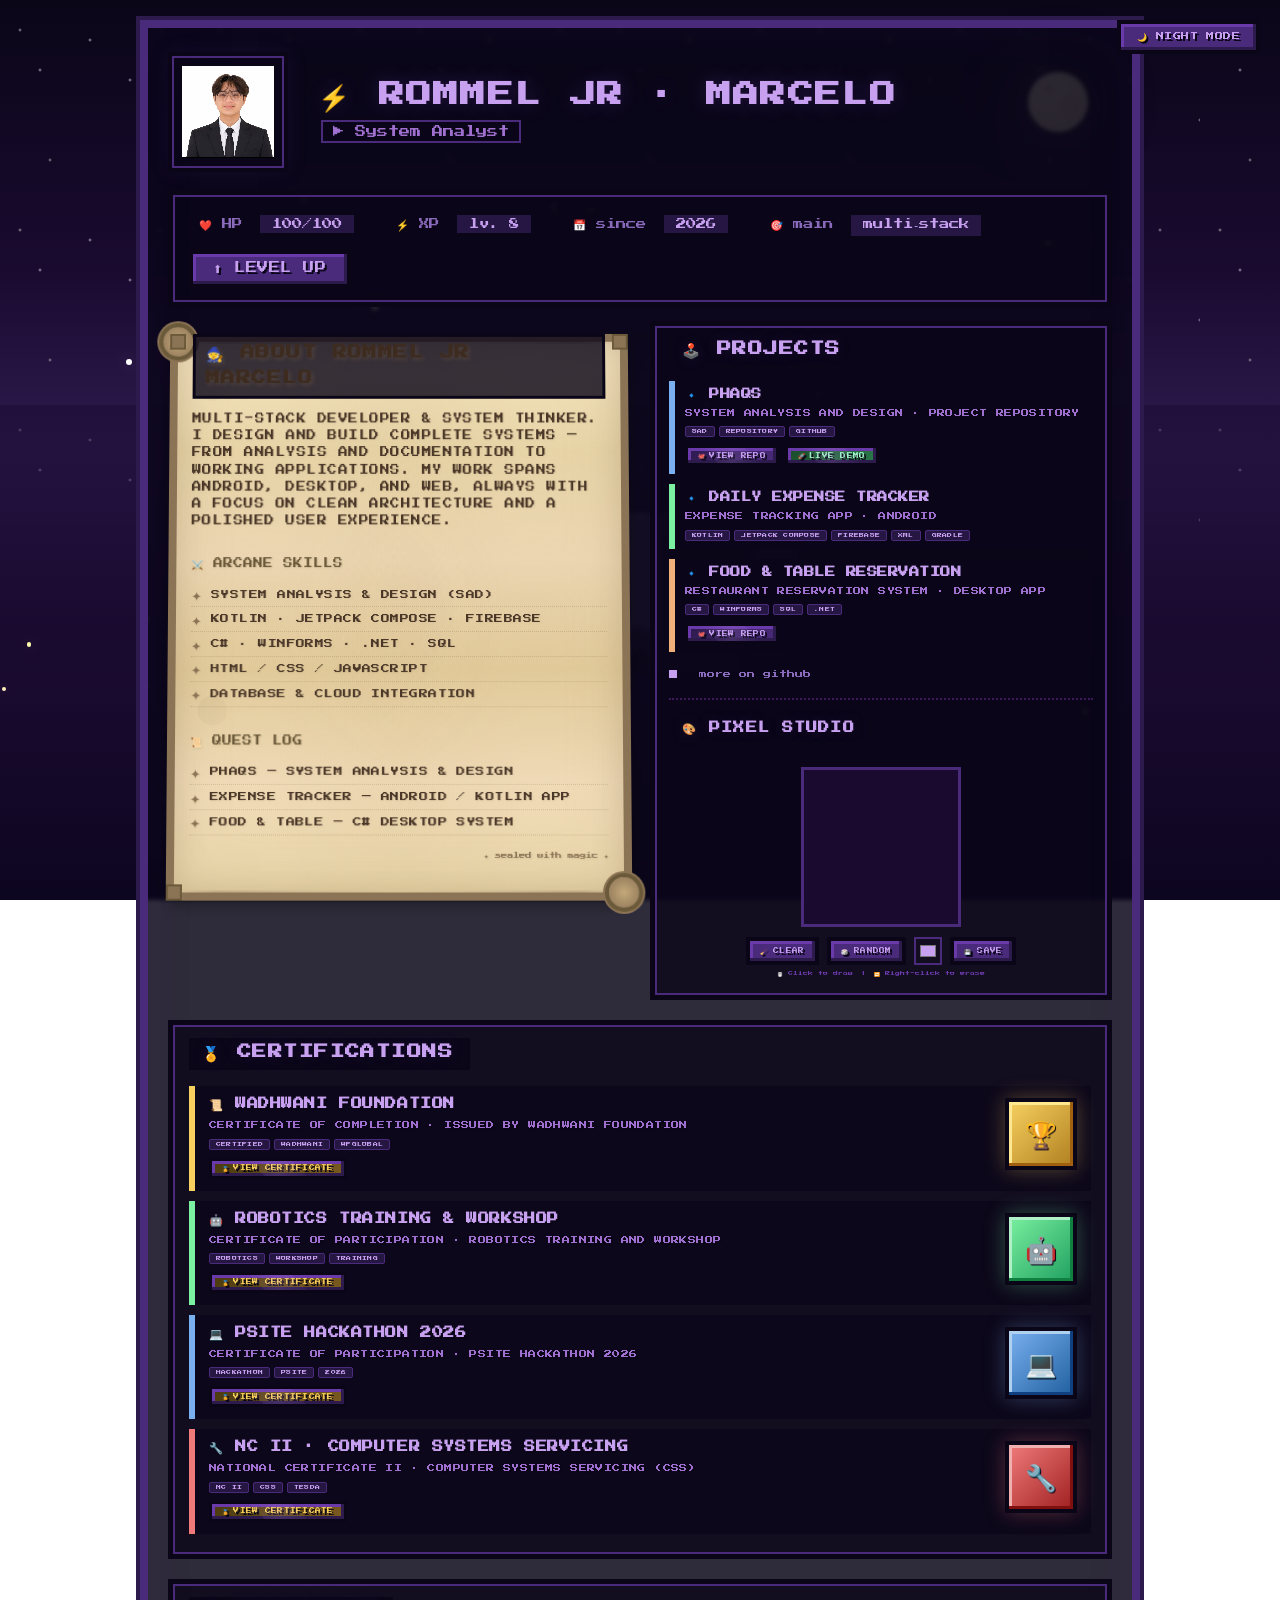
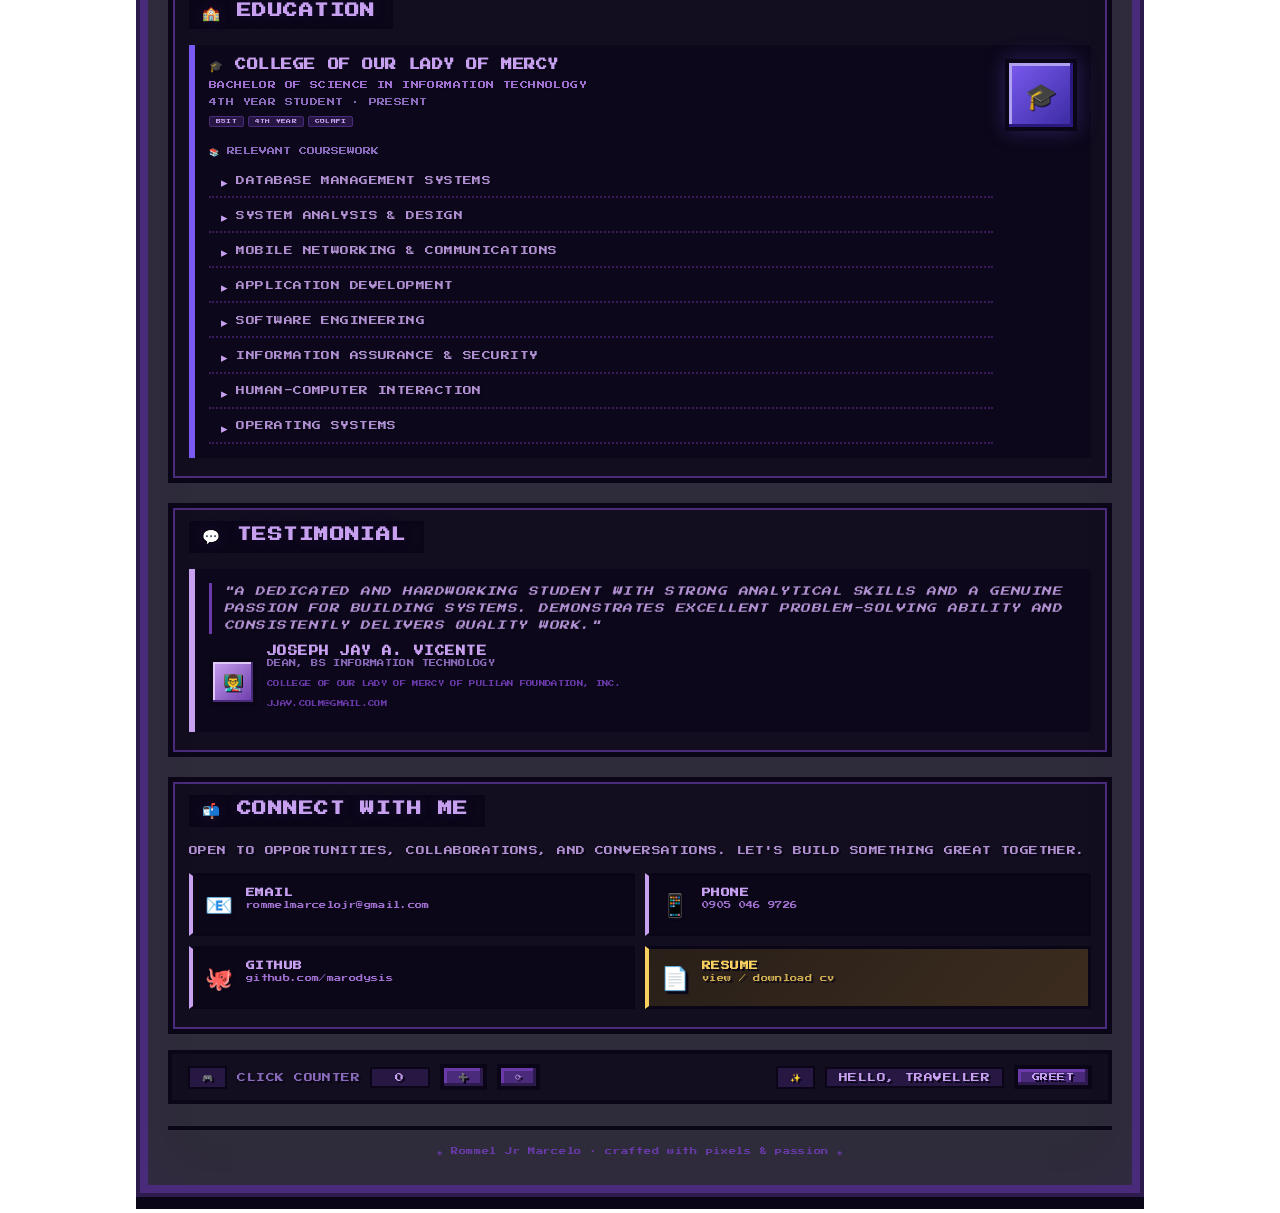
<file: index.html>
<!DOCTYPE html>
<html lang="en">
<head>
  <meta charset="UTF-8">
  <meta name="viewport" content="width=device-width, initial-scale=1.0">
  <title>🎮 Rommel Jr Marcelo · Portfolio</title>
  
  <link href="https://fonts.googleapis.com/css2?family=Press+Start+2P&display=swap" rel="stylesheet">
  <link rel="stylesheet" href="style.css">
</head>
<body>
  <!-- Castle Background with Fireflies -->
  <div class="wizard-bg">
    <div class="castle-scene">
      <div class="stars"></div>
      <div class="moon"></div>
      <div class="mountains"></div>
      <div class="castle">
        <div class="castle-body">
          <div class="castle-wall"></div>
          <div class="castle-tower tower-left"></div>
          <div class="castle-tower tower-right"></div>
          <div class="castle-tower tower-center"></div>
          <div class="castle-gate"></div>
          <div class="castle-window window1"></div>
          <div class="castle-window window2"></div>
          <div class="castle-window window3"></div>
          <div class="castle-window window4"></div>
          <div class="castle-banner banner-left"></div>
          <div class="castle-banner banner-right"></div>
        </div>
      </div>
      <div class="ground"></div>
      <div class="fireflies-container" id="firefliesContainer"></div>
    </div>
  </div>

  <!-- Theme Toggle Button -->
  <button class="theme-toggle" id="themeToggle">🌙 Night Mode</button>

  <div class="pixel-portfolio">
    <!-- Header -->
    <div class="header-grid">
      <div class="avatar-box">
        <img src="ako.jpg" alt="Rommel Jr Marcelo" width="96" height="96">
      </div>
      <div class="title-block">
        <h1>⚡ ROMMEL JR · MARCELO</h1>
        <div class="subtitle typing-text">▶ </div>
      </div>
    </div>

    <!-- Stats -->
    <div class="stats-panel">
      <div class="stat-item"><span class="label">❤️ HP</span><span class="value">100/100</span></div>
      <div class="stat-item"><span class="label">⚡ XP</span><span class="value" id="xpValue">lv. 8</span></div>
      <div class="stat-item"><span class="label">📅 since</span><span class="value">2026</span></div>
      <div class="stat-item"><span class="label">🎯 main</span><span class="value">multi‑stack</span></div>
      <button class="pixel-btn" id="levelUpBtn">⬆ level up</button>
    </div>

    <!-- Content Grid -->
    <div class="content-grid">
      <!-- LEFT: About with SCROLL PAPER -->
      <div class="pixel-card" style="background: transparent; border: none; box-shadow: none; padding: 0;">
        <div class="scroll-container">
          <div class="scroll-texture"></div>
          <div class="ink-stain"></div>
          <div class="ink-stain"></div>
          <div class="pixel-deco-scroll tl"></div>
          <div class="pixel-deco-scroll tr"></div>
          <div class="pixel-deco-scroll bl"></div>
          <div class="pixel-deco-scroll br"></div>
          <div class="scroll-edge top"></div>
          <div class="scroll-edge bottom"></div>
          
          <div class="scroll-text">
            <h2>🧙 ABOUT ROMMEL JR MARCELO</h2>
            <p>Multi-stack developer &amp; system thinker. I design and build complete systems — from analysis and documentation to working applications. My work spans Android, desktop, and web, always with a focus on clean architecture and a polished user experience.</p>
            
            <div style="margin: 16px 0 8px;">
              <span style="font-size:0.6rem; color: #6b5a3a;">⚔️ ARCANE SKILLS</span>
            </div>
            <ul>
              <li>System Analysis &amp; Design (SAD)</li>
              <li>Kotlin · Jetpack Compose · Firebase</li>
              <li>C# · WinForms · .NET · SQL</li>
              <li>HTML / CSS / JavaScript</li>
              <li>Database &amp; cloud integration</li>
            </ul>

            <div style="margin: 16px 0 8px;">
              <span style="font-size:0.6rem; color: #6b5a3a;">📜 QUEST LOG</span>
            </div>
            <ul>
              <li>PHAQS — system analysis &amp; design</li>
              <li>Expense Tracker — Android / Kotlin app</li>
              <li>Food &amp; Table — C# desktop system</li>
            </ul>
            
            <div style="margin-top: 15px; text-align: right; font-size: 0.4rem; color: #8b7355;">
              <span>✦ sealed with magic ✦</span>
            </div>
          </div>
        </div>
      </div>

      <!-- RIGHT: Projects + Pixel Art Canvas -->
      <div class="pixel-card">
        <h2>🕹️ PROJECTS</h2>
        
        <!-- PHAQS Repository -->
        <div class="project-item github-project project-sad">
          <div style="display: flex; justify-content: space-between; align-items: start; gap: 8px;">
            <div style="flex: 1;">
              <h3>🔹 PHAQS</h3>
              <p>System Analysis and Design · project repository</p>
              <div style="display: flex; gap: 4px; margin-top: 6px; flex-wrap: wrap;">
                <span class="tech-tag">SAD</span>
                <span class="tech-tag">Repository</span>
                <span class="tech-tag">GitHub</span>
              </div>
              <div style="display: flex; gap: 6px; flex-wrap: wrap; margin-top: 8px;">
                <a href="https://github.com/marodysis/PHAQS" 
                   target="_blank" 
                   rel="noopener noreferrer"
                   class="pixel-btn github-link" 
                   style="font-size:0.35rem; padding: 4px 10px; text-decoration: none; display: inline-flex; align-items: center; gap: 4px;">
                  <span>🐙</span> View Repo
                </a>
                <a href="https://phaqs.vercel.app/patient/index.html" 
                   target="_blank" 
                   rel="noopener noreferrer"
                   class="pixel-btn live-demo-link" 
                   style="font-size:0.35rem; padding: 4px 10px; text-decoration: none; display: inline-flex; align-items: center; gap: 4px;">
                  <span>🚀</span> Live Demo
                </a>
              </div>
            </div>
          </div>
        </div>

        <!-- Daily Expense Tracker App -->
        <div class="project-item github-project project-android">
          <div style="display: flex; justify-content: space-between; align-items: start; gap: 8px;">
            <div style="flex: 1;">
              <h3>🔹 DAILY EXPENSE TRACKER</h3>
              <p>expense tracking app · android</p>
              <div style="display: flex; gap: 4px; margin-top: 6px; flex-wrap: wrap;">
                <span class="tech-tag">Kotlin</span>
                <span class="tech-tag">Jetpack Compose</span>
                <span class="tech-tag">Firebase</span>
                <span class="tech-tag">XML</span>
                <span class="tech-tag">Gradle</span>
              </div>
            </div>
          </div>
        </div>

        <!-- Food and Table Reservation System -->
        <div class="project-item github-project project-desktop">
          <div style="display: flex; justify-content: space-between; align-items: start; gap: 8px;">
            <div style="flex: 1;">
              <h3>🔹 FOOD &amp; TABLE RESERVATION</h3>
              <p>restaurant reservation system · desktop app</p>
              <div style="display: flex; gap: 4px; margin-top: 6px; flex-wrap: wrap;">
                <span class="tech-tag">C#</span>
                <span class="tech-tag">WinForms</span>
                <span class="tech-tag">SQL</span>
                <span class="tech-tag">.NET</span>
              </div>
              <a href="https://github.com/marodysis/Food-and-Table-Reservation-System" 
                 target="_blank" 
                 rel="noopener noreferrer"
                 class="pixel-btn github-link" 
                 style="font-size:0.35rem; padding: 4px 10px; text-decoration: none; display: inline-flex; align-items: center; gap: 4px; margin-top: 8px;">
                <span>🐙</span> View Repo
              </a>
            </div>
          </div>
        </div>

        <div style="margin-top: 8px;">
          <span class="pixel-deco"></span>
          <span style="font-size:0.5rem; color:#8a6aba;">more on github</span>
        </div>

        <!-- PIXEL ART CANVAS -->
        <div style="margin-top: 20px; border-top: 2px dotted #3a1a5a; padding-top: 15px;">
          <h2 style="font-size:0.7rem; margin-top: 0;">🎨 PIXEL STUDIO</h2>
          <canvas id="pixelCanvas" width="160" height="160" style="image-rendering: pixelated; border: 3px solid #4a2a7a; background: #1a0a30; width: 100%; max-width: 160px; display: block; margin: 10px auto;"></canvas>
          <div style="display: flex; gap: 8px; flex-wrap: wrap; justify-content: center; margin-top: 8px;">
            <button class="pixel-btn" id="clearCanvas" style="font-size:0.35rem; padding: 4px 10px;">🧹 Clear</button>
            <button class="pixel-btn" id="randomArt" style="font-size:0.35rem; padding: 4px 10px;">🎲 Random</button>
            <input type="color" id="pixelColor" value="#c8a0f0" style="background: transparent; border: 2px solid #4a2a7a; width: 28px; height: 28px; padding: 2px; cursor: pointer;">
            <button class="pixel-btn" id="exportArt" style="font-size:0.35rem; padding: 4px 10px;">💾 Save</button>
          </div>
          <div style="display: flex; gap: 8px; justify-content: center; margin-top: 6px; font-size:0.3rem; color:#6a3aaa;">
            <span>🖱️ Click to draw</span>
            <span>|</span>
            <span>🔁 Right-click to erase</span>
          </div>
        </div>
      </div>
    </div>

    <!-- ========== CERTIFICATIONS SECTION ========== -->
    <div class="pixel-card certificate-card" style="margin-top: 20px;">
      <h2>🏅 CERTIFICATIONS</h2>
      
      <!-- Wadhwani Foundation Certificate -->
      <div class="certificate-item cert-wadhwani">
        <div style="display: flex; justify-content: space-between; align-items: start; gap: 12px; flex-wrap: wrap;">
          <div style="flex: 1; min-width: 200px;">
            <h3>📜 WADHWANI FOUNDATION</h3>
            <p>Certificate of completion · issued by Wadhwani Foundation</p>
            <div style="display: flex; gap: 4px; margin-top: 6px; flex-wrap: wrap;">
              <span class="tech-tag">Certified</span>
              <span class="tech-tag">Wadhwani</span>
              <span class="tech-tag">WFGlobal</span>
            </div>
            <a href="https://web.certificate.wfglobal.org/en/certificate?certificateId=69d4b5bed69240c3ae26830b" 
               target="_blank" 
               rel="noopener noreferrer"
               class="pixel-btn certificate-link" 
               style="font-size:0.35rem; padding: 4px 10px; text-decoration: none; display: inline-flex; align-items: center; gap: 4px; margin-top: 8px;">
              <span>🏅</span> View Certificate
            </a>
          </div>
          <div class="certificate-badge badge-wadhwani">
            <div class="badge-inner">🏆</div>
          </div>
        </div>
      </div>

      <!-- Robotics Training and Workshop Certificate -->
      <div class="certificate-item cert-robotics">
        <div style="display: flex; justify-content: space-between; align-items: start; gap: 12px; flex-wrap: wrap;">
          <div style="flex: 1; min-width: 200px;">
            <h3>🤖 ROBOTICS TRAINING &amp; WORKSHOP</h3>
            <p>Certificate of participation · robotics training and workshop</p>
            <div style="display: flex; gap: 4px; margin-top: 6px; flex-wrap: wrap;">
              <span class="tech-tag">Robotics</span>
              <span class="tech-tag">Workshop</span>
              <span class="tech-tag">Training</span>
            </div>
            <a href="https://drive.google.com/file/d/1WF9W-3NiFC7obZXS7oX8aE5i8yXwOUl8/view?usp=sharing" 
               target="_blank" 
               rel="noopener noreferrer"
               class="pixel-btn certificate-link" 
               style="font-size:0.35rem; padding: 4px 10px; text-decoration: none; display: inline-flex; align-items: center; gap: 4px; margin-top: 8px;">
              <span>🏅</span> View Certificate
            </a>
          </div>
          <div class="certificate-badge badge-robotics">
            <div class="badge-inner">🤖</div>
          </div>
        </div>
      </div>

      <!-- PSITE Hackathon 2026 Certificate -->
      <div class="certificate-item cert-hackathon">
        <div style="display: flex; justify-content: space-between; align-items: start; gap: 12px; flex-wrap: wrap;">
          <div style="flex: 1; min-width: 200px;">
            <h3>💻 PSITE HACKATHON 2026</h3>
            <p>Certificate of participation · PSITE Hackathon 2026</p>
            <div style="display: flex; gap: 4px; margin-top: 6px; flex-wrap: wrap;">
              <span class="tech-tag">Hackathon</span>
              <span class="tech-tag">PSITE</span>
              <span class="tech-tag">2026</span>
            </div>
            <a href="https://drive.google.com/file/d/1A5ger_Mm-PALk2hQpnf772S6oZDizGaS/view?usp=sharing" 
               target="_blank" 
               rel="noopener noreferrer"
               class="pixel-btn certificate-link" 
               style="font-size:0.35rem; padding: 4px 10px; text-decoration: none; display: inline-flex; align-items: center; gap: 4px; margin-top: 8px;">
              <span>🏅</span> View Certificate
            </a>
          </div>
          <div class="certificate-badge badge-hackathon">
            <div class="badge-inner">💻</div>
          </div>
        </div>
      </div>

      <!-- NC II in Computer Systems Servicing Certificate -->
      <div class="certificate-item cert-ncii">
        <div style="display: flex; justify-content: space-between; align-items: start; gap: 12px; flex-wrap: wrap;">
          <div style="flex: 1; min-width: 200px;">
            <h3>🔧 NC II · COMPUTER SYSTEMS SERVICING</h3>
            <p>National Certificate II · Computer Systems Servicing (CSS)</p>
            <div style="display: flex; gap: 4px; margin-top: 6px; flex-wrap: wrap;">
              <span class="tech-tag">NC II</span>
              <span class="tech-tag">CSS</span>
              <span class="tech-tag">TESDA</span>
            </div>
            <a href="https://drive.google.com/file/d/1bsDayQw4g66zXpPXiR8IJhlSqJ80F3XN/view?usp=sharing" 
               target="_blank" 
               rel="noopener noreferrer"
               class="pixel-btn certificate-link" 
               style="font-size:0.35rem; padding: 4px 10px; text-decoration: none; display: inline-flex; align-items: center; gap: 4px; margin-top: 8px;">
              <span>🏅</span> View Certificate
            </a>
          </div>
          <div class="certificate-badge badge-ncii">
            <div class="badge-inner">🔧</div>
          </div>
        </div>
      </div>
    </div>

    <!-- ========== EDUCATION SECTION ========== -->
    <div class="pixel-card education-card" style="margin-top: 20px;">
      <h2>🏫 EDUCATION</h2>
      <div class="education-item">
        <div style="display: flex; justify-content: space-between; align-items: start; gap: 12px; flex-wrap: wrap;">
          <div style="flex: 1; min-width: 200px;">
            <h3>🎓 COLLEGE OF OUR LADY OF MERCY</h3>
            <p>Bachelor of Science in Information Technology</p>
            <p style="color: #8a6aba;">4th Year Student · Present</p>
            <div style="display: flex; gap: 4px; margin-top: 8px; flex-wrap: wrap;">
              <span class="tech-tag">BSIT</span>
              <span class="tech-tag">4th Year</span>
              <span class="tech-tag">COLMFI</span>
            </div>
            <div style="margin-top: 12px;">
              <span style="font-size: 0.5rem; color: #8a6aba;">📚 RELEVANT COURSEWORK</span>
              <ul style="margin-top: 6px;">
                <li>Database Management Systems</li>
                <li>System Analysis &amp; Design</li>
                <li>Mobile Networking &amp; Communications</li>
                <li>Application Development</li>
                <li>Software Engineering</li>
                <li>Information Assurance &amp; Security</li>
                <li>Human-Computer Interaction</li>
                <li>Operating Systems</li>
              </ul>
            </div>
          </div>
          <div class="certificate-badge" style="background: linear-gradient(135deg, #7a5af0, #3a2aa0); box-shadow: inset -3px -3px 0 #2a1a80, inset 3px 3px 0 #b0a0f0, 0 0 20px rgba(122, 90, 240, 0.3);">
            <div class="badge-inner">🎓</div>
          </div>
        </div>
      </div>
    </div>

    <!-- ========== TESTIMONIAL SECTION ========== -->
    <div class="pixel-card testimonial-card" style="margin-top: 20px;">
      <h2>💬 TESTIMONIAL</h2>
      <div class="testimonial-item">
        <p class="testimonial-quote">
          "A dedicated and hardworking student with strong analytical skills and a genuine passion for building systems. Demonstrates excellent problem-solving ability and consistently delivers quality work."
        </p>
        <div style="display: flex; align-items: center; gap: 10px; margin-top: 12px; flex-wrap: wrap;">
          <div class="certificate-badge" style="width: 48px; height: 48px; background: linear-gradient(135deg, #c8a0f0, #6a3aaa); box-shadow: inset -2px -2px 0 #4a2a7a, inset 2px 2px 0 #e0c8f8;">
            <div class="badge-inner" style="font-size: 1rem;">👨‍🏫</div>
          </div>
          <div>
            <h3 style="font-size: 0.6rem; margin-bottom: 2px;">JOSEPH JAY A. VICENTE</h3>
            <p style="font-size: 0.45rem; color: #8a6aba;">Dean, BS Information Technology</p>
            <p style="font-size: 0.4rem; color: #6a3aaa;">College of Our Lady of Mercy of Pulilan Foundation, Inc.</p>
            <p style="font-size: 0.4rem; color: #6a3aaa;">jjav.colm@gmail.com</p>
          </div>
        </div>
      </div>
    </div>

    <!-- ========== CONTACT SECTION ========== -->
    <div class="pixel-card contact-card" style="margin-top: 20px;">
      <h2>📬 CONNECT WITH ME</h2>
      <p style="font-size: 0.55rem; color: #b090d0; margin-bottom: 14px;">
        Open to opportunities, collaborations, and conversations. Let's build something great together.
      </p>
      <div class="contact-grid">
        <a href="mailto:rommelmarcelojr@gmail.com" class="contact-item">
          <span class="contact-icon">📧</span>
          <div>
            <h3>EMAIL</h3>
            <p>rommelmarcelojr@gmail.com</p>
          </div>
        </a>
        <a href="tel:+639050469726" class="contact-item">
          <span class="contact-icon">📱</span>
          <div>
            <h3>PHONE</h3>
            <p>0905 046 9726</p>
          </div>
        </a>
        <a href="https://github.com/marodysis" target="_blank" rel="noopener noreferrer" class="contact-item">
          <span class="contact-icon">🐙</span>
          <div>
            <h3>GITHUB</h3>
            <p>github.com/marodysis</p>
          </div>
        </a>
        <a href="resume.html" target="_blank" class="contact-item resume-highlight">
          <span class="contact-icon">📄</span>
          <div>
            <h3>RESUME</h3>
            <p>View / Download CV</p>
          </div>
        </a>
      </div>
    </div>

    <!-- Interactive Zone -->
    <div class="interactive-area">
      <p>
        <span>🎮</span> click counter 
        <span id="clickCounter">0</span>
        <button class="pixel-btn" id="clickBtn" style="padding: 4px 14px; font-size:0.5rem;">➕</button>
        <button class="pixel-btn" id="resetCounterBtn" style="padding: 4px 14px; font-size:0.5rem;">⟳</button>
      </p>
      <p>
        <span>✨</span> <span id="greetingDisplay">hello, traveller</span>
        <button class="pixel-btn" id="greetBtn" style="padding: 4px 14px; font-size:0.5rem;">greet</button>
      </p>
    </div>

    <div class="footer-text">
      <span>◈ Rommel Jr Marcelo · crafted with pixels &amp; passion ◈</span>
    </div>
  </div>

  <script src="script.js"></script>
</body>
</html>
</file>
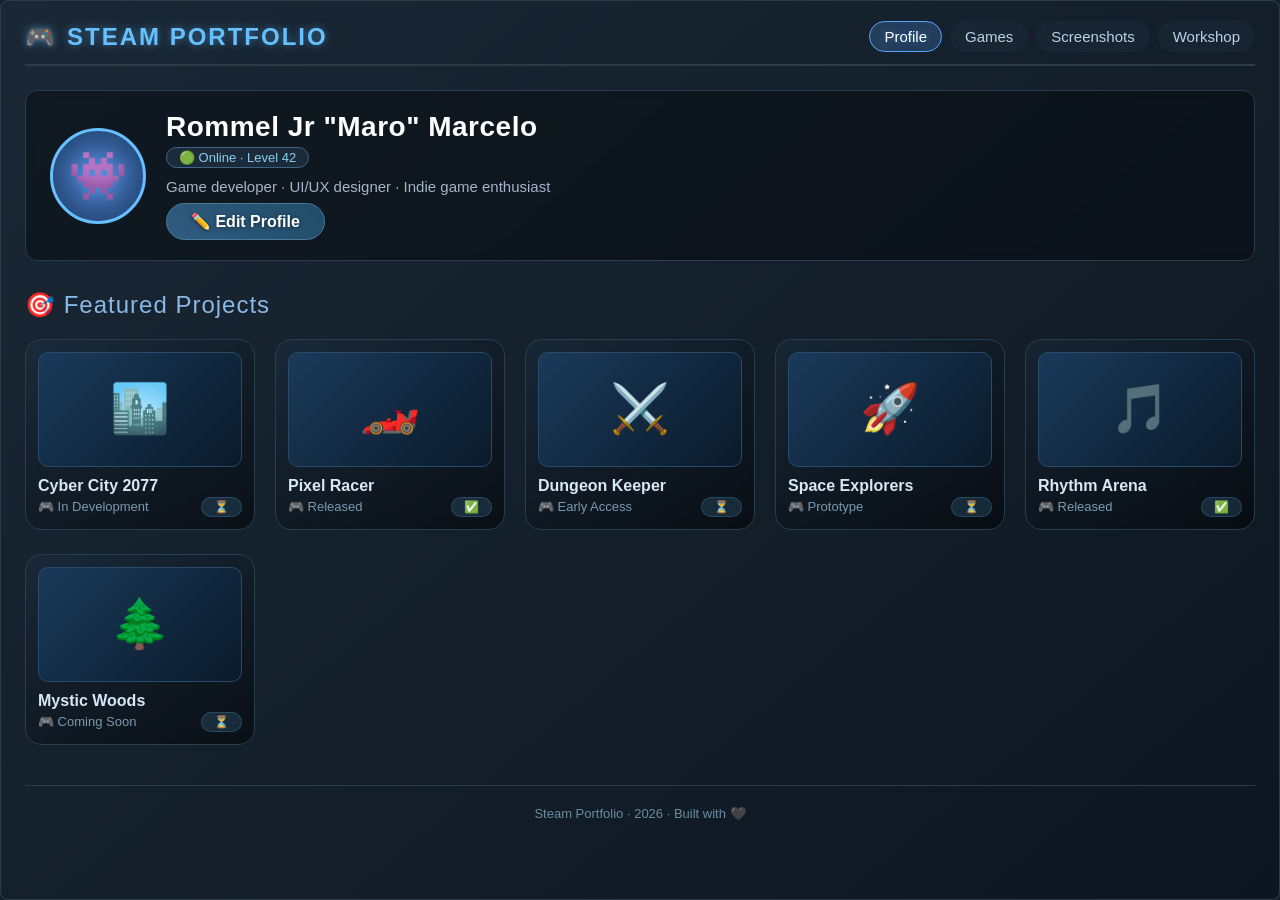
<file: steam portfolio/index.html>
<!DOCTYPE html>
<html lang="en">
<head>
  <meta charset="UTF-8">
  <meta name="viewport" content="width=device-width, initial-scale=1.0">
  <title>Steam UI · Portfolio</title>
  <!-- Separate CSS file -->
  <link rel="stylesheet" href="style.css">
</head>
<body>
  <div class="steam-portfolio">
    <!-- Top Bar -->
    <header class="steam-topbar">
      <div class="steam-logo">
        <span>🎮</span> STEAM PORTFOLIO
      </div>
      <nav class="steam-nav">
        <a href="#" class="active">Profile</a>
        <a href="#">Games</a>
        <a href="#">Screenshots</a>
        <a href="#">Workshop</a>
      </nav>
    </header>

    <!-- Profile Section -->
    <section class="profile-header">
      <div class="avatar">👾</div>
      <div class="profile-info">
        <h1>Rommel Jr "Maro" Marcelo</h1>
        <span class="steam-badge">🟢 Online · Level 42</span>
        <p class="profile-bio">Game developer · UI/UX designer · Indie game enthusiast</p>
        <a href="#" class="steam-button">✏️ Edit Profile</a>
      </div>
    </section>

    <!-- Games Grid -->
    <h2 style="color: #8ab8e6; margin: 30px 0 10px 0; font-weight: 300; letter-spacing: 1px;">
      🎯 Featured Projects
    </h2>
    <div class="games-grid" id="gamesContainer">
      <!-- Cards will be injected by JS -->
    </div>

    <!-- Footer -->
    <footer style="margin-top: 40px; padding-top: 20px; border-top: 1px solid #2a3c4c; text-align: center; color: #6a8ca0; font-size: 13px;">
      Steam Portfolio · 2026 · Built with 🖤
    </footer>
  </div>

  <!-- Separate JS file -->
  <script src="script.js"></script>
</body>
</html>
</file>
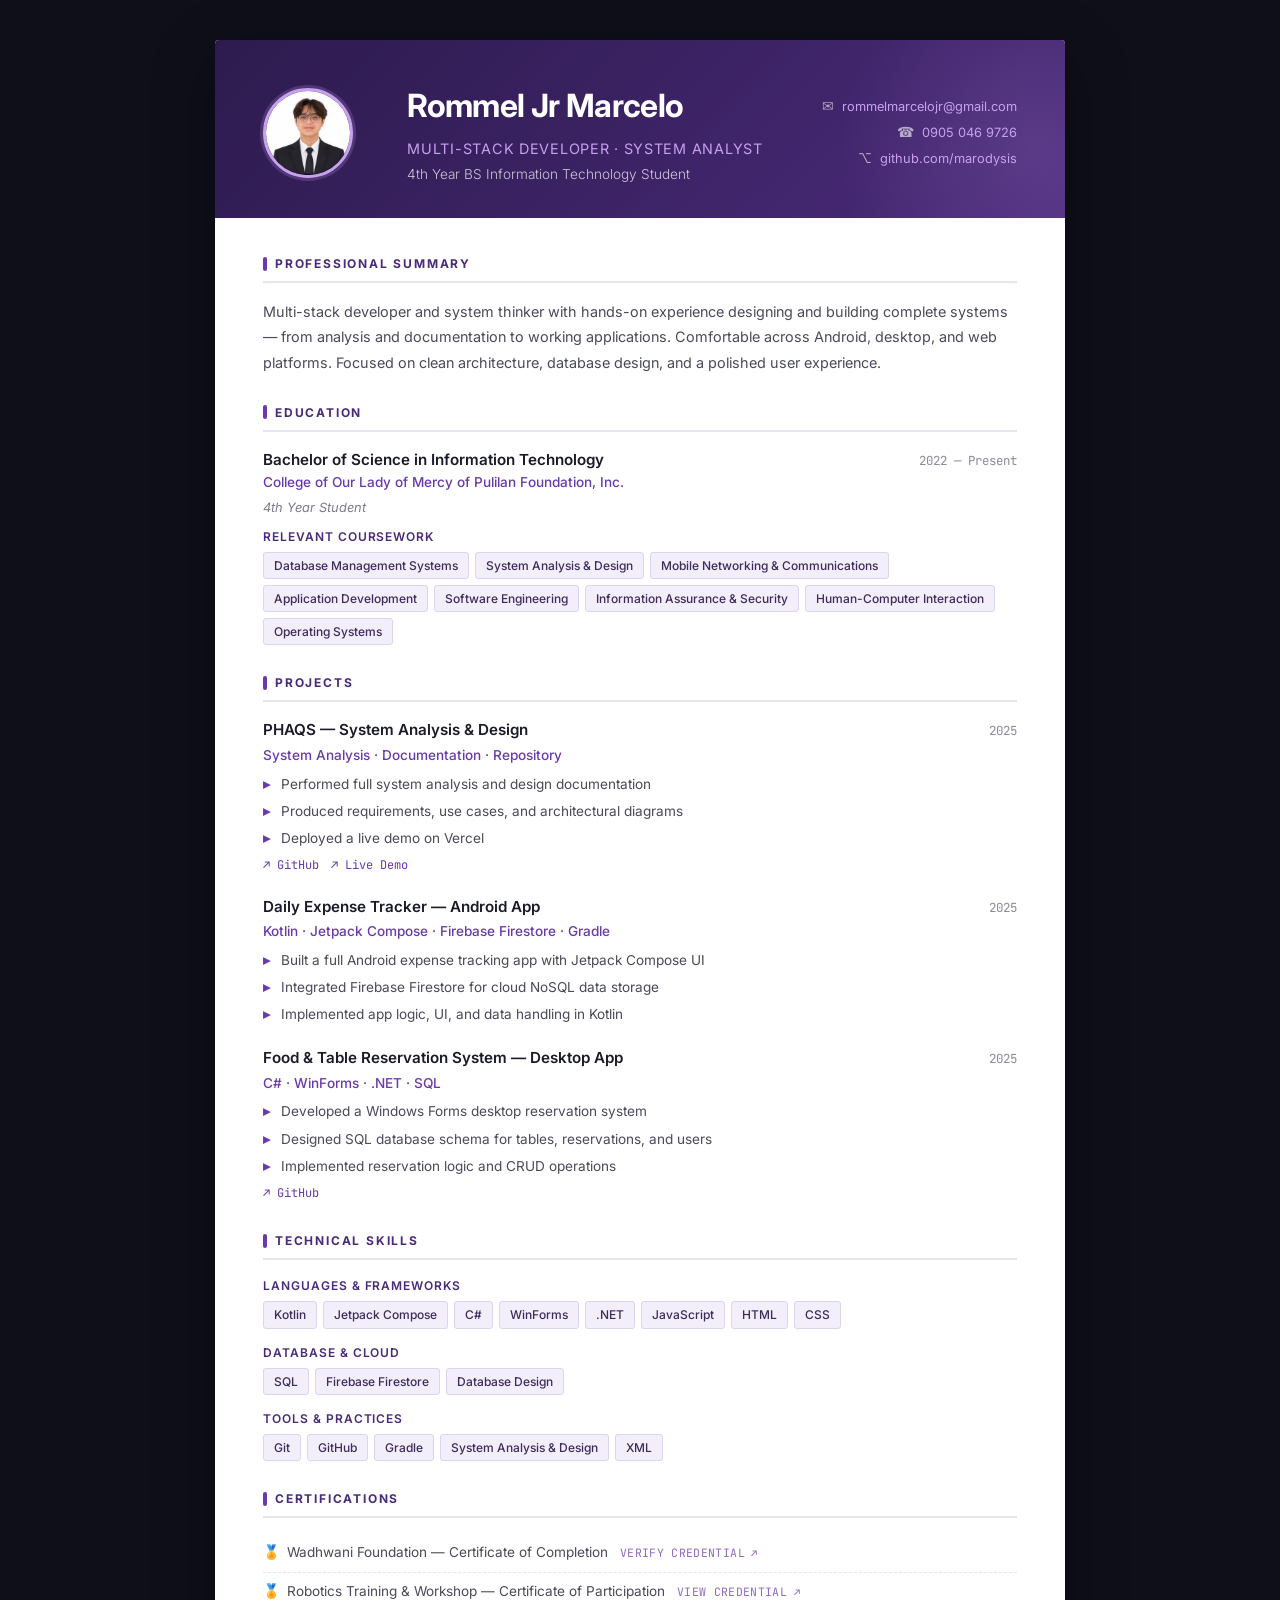
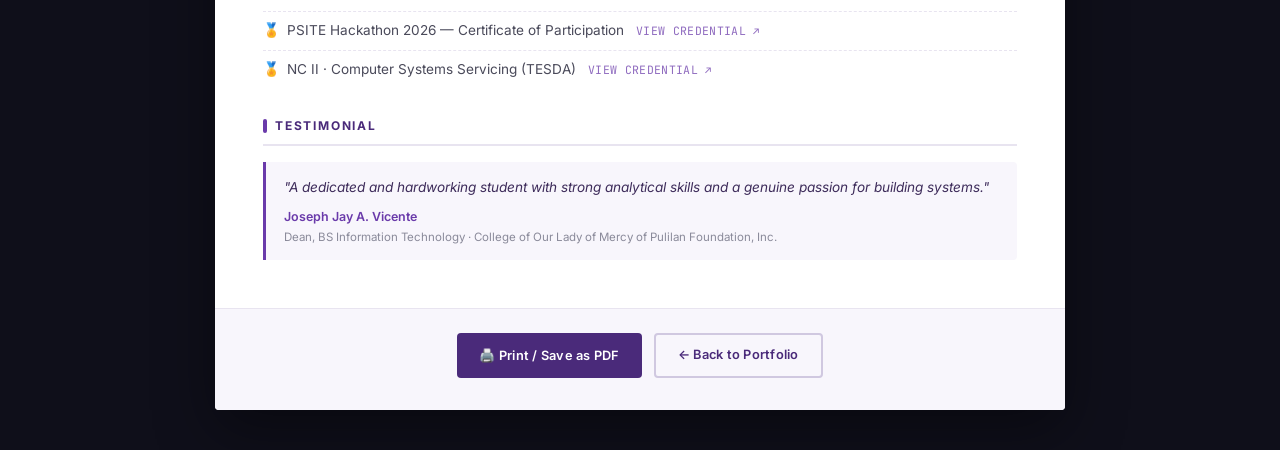
<file: resume.html>
<!DOCTYPE html>
<html lang="en">
<head>
  <meta charset="UTF-8">
  <meta name="viewport" content="width=device-width, initial-scale=1.0">
  <title>Rommel Jr Marcelo · Resume</title>
  
  <link rel="preconnect" href="https://fonts.googleapis.com">
  <link rel="preconnect" href="https://fonts.gstatic.com" crossorigin>
  <link href="https://fonts.googleapis.com/css2?family=Inter:wght@300;400;500;600;700&family=JetBrains+Mono:wght@400;500&display=swap" rel="stylesheet">

  <style>
    /* ========================================
       RESET & BASE
       ======================================== */
    * {
      margin: 0;
      padding: 0;
      box-sizing: border-box;
    }

    body {
      font-family: 'Inter', -apple-system, BlinkMacSystemFont, sans-serif;
      background: #0f0f1a;
      color: #2d2d3a;
      line-height: 1.6;
      padding: 40px 20px;
      min-height: 100vh;
      display: flex;
      justify-content: center;
      align-items: flex-start;
    }

    /* ========================================
       RESUME PAPER
       ======================================== */
    .resume {
      max-width: 850px;
      width: 100%;
      background: #ffffff;
      box-shadow: 0 20px 60px rgba(0, 0, 0, 0.4);
      border-radius: 4px;
      overflow: hidden;
      position: relative;
    }

    /* ========================================
       HEADER
       ======================================== */
    .resume-header {
      background: linear-gradient(135deg, #2d1b4e 0%, #4a2a7a 100%);
      color: #ffffff;
      padding: 40px 48px 32px;
      position: relative;
      overflow: hidden;
    }

    .resume-header::after {
      content: '';
      position: absolute;
      top: -50%;
      right: -20%;
      width: 400px;
      height: 400px;
      background: radial-gradient(circle, rgba(200, 160, 240, 0.15) 0%, transparent 70%);
      border-radius: 50%;
      pointer-events: none;
    }

    .header-content {
      position: relative;
      z-index: 1;
      display: flex;
      justify-content: space-between;
      align-items: center;
      gap: 20px;
      flex-wrap: wrap;
    }

    /* ---------- Photo ---------- */
    .resume-photo {
      width: 90px;
      height: 90px;
      object-fit: cover;
      border-radius: 50%;
      border: 3px solid #c8a0f0;
      box-shadow: 0 0 0 3px rgba(200, 160, 240, 0.2);
      flex-shrink: 0;
    }

    .header-left h1 {
      font-size: 2rem;
      font-weight: 700;
      letter-spacing: -0.02em;
      margin-bottom: 6px;
      color: #ffffff;
    }

    .header-left .role {
      font-size: 0.9rem;
      font-weight: 400;
      color: #c8a0f0;
      letter-spacing: 0.05em;
      text-transform: uppercase;
      margin-bottom: 4px;
    }

    .header-left .tagline {
      font-size: 0.85rem;
      color: rgba(255, 255, 255, 0.75);
      font-weight: 300;
    }

    .header-right {
      text-align: right;
      font-size: 0.8rem;
      color: rgba(255, 255, 255, 0.85);
      line-height: 1.9;
      min-width: 200px;
    }

    .header-right a {
      color: #c8a0f0;
      text-decoration: none;
      transition: color 0.2s;
    }

    .header-right a:hover {
      color: #ffffff;
      text-decoration: underline;
    }

    .header-right .contact-line {
      display: flex;
      align-items: center;
      justify-content: flex-end;
      gap: 8px;
    }

    .header-right .icon {
      font-size: 0.85rem;
      opacity: 0.7;
    }

    /* ========================================
       BODY
       ======================================== */
    .resume-body {
      padding: 36px 48px 48px;
    }

    /* ========================================
       SECTIONS
       ======================================== */
    .section {
      margin-bottom: 28px;
    }

    .section:last-child {
      margin-bottom: 0;
    }

    .section-title {
      font-size: 0.75rem;
      font-weight: 700;
      text-transform: uppercase;
      letter-spacing: 0.15em;
      color: #4a2a7a;
      padding-bottom: 8px;
      margin-bottom: 16px;
      border-bottom: 2px solid #e8e4f0;
      display: flex;
      align-items: center;
      gap: 8px;
    }

    .section-title::before {
      content: '';
      display: inline-block;
      width: 4px;
      height: 14px;
      background: #6a3aaa;
      border-radius: 2px;
    }

    /* ---------- Summary ---------- */
    .summary {
      font-size: 0.9rem;
      color: #4a4a5a;
      line-height: 1.75;
    }

    /* ---------- Entries ---------- */
    .entry {
      margin-bottom: 20px;
    }

    .entry:last-child {
      margin-bottom: 0;
    }

    .entry-header {
      display: flex;
      justify-content: space-between;
      align-items: baseline;
      gap: 16px;
      flex-wrap: wrap;
      margin-bottom: 2px;
    }

    .entry-title {
      font-size: 0.95rem;
      font-weight: 600;
      color: #1a1a2a;
    }

    .entry-subtitle {
      font-size: 0.85rem;
      font-weight: 500;
      color: #6a3aaa;
      margin-bottom: 2px;
    }

    .entry-date {
      font-size: 0.78rem;
      color: #8a8a9a;
      font-weight: 400;
      font-family: 'JetBrains Mono', monospace;
      white-space: nowrap;
    }

    .entry-meta {
      font-size: 0.8rem;
      color: #7a7a8a;
      margin-bottom: 8px;
      font-style: italic;
    }

    .entry-desc {
      font-size: 0.85rem;
      color: #4a4a5a;
      line-height: 1.7;
    }

    /* ---------- Bullet list ---------- */
    .bullets {
      list-style: none;
      padding: 0;
      margin-top: 6px;
    }

    .bullets li {
      font-size: 0.85rem;
      color: #4a4a5a;
      line-height: 1.7;
      padding-left: 18px;
      position: relative;
      margin-bottom: 4px;
    }

    .bullets li::before {
      content: '▸';
      position: absolute;
      left: 0;
      color: #6a3aaa;
      font-weight: 700;
    }

    /* ---------- Skills ---------- */
    .skills-group {
      margin-bottom: 14px;
    }

    .skills-group:last-child {
      margin-bottom: 0;
    }

    .skills-label {
      font-size: 0.75rem;
      font-weight: 600;
      color: #4a2a7a;
      text-transform: uppercase;
      letter-spacing: 0.08em;
      margin-bottom: 6px;
    }

    .skills-list {
      display: flex;
      flex-wrap: wrap;
      gap: 6px;
    }

    .skill-tag {
      font-size: 0.75rem;
      font-weight: 500;
      color: #3d2b5a;
      background: #f2eefa;
      border: 1px solid #ddd4f0;
      padding: 3px 10px;
      border-radius: 3px;
    }

    /* ---------- Certifications ---------- */
    .cert-list {
      list-style: none;
      padding: 0;
    }

    .cert-list li {
      font-size: 0.85rem;
      color: #4a4a5a;
      padding: 8px 0 8px 24px;
      position: relative;
      border-bottom: 1px dashed #e8e4f0;
      line-height: 1.6;
    }

    .cert-list li:last-child {
      border-bottom: none;
    }

    .cert-list li::before {
      content: '🏅';
      position: absolute;
      left: 0;
      font-size: 0.85rem;
      top: 8px;
    }

    .cert-link {
      color: #6a3aaa;
      text-decoration: none;
      font-size: 0.72rem;
      font-family: 'JetBrains Mono', monospace;
      margin-left: 8px;
      letter-spacing: 0.03em;
      text-transform: uppercase;
      opacity: 0.75;
      transition: opacity 0.2s, color 0.2s;
      white-space: nowrap;
    }

    .cert-link::after {
      content: ' ↗';
      font-size: 0.65rem;
    }

    .cert-link:hover {
      opacity: 1;
      color: #4a2a7a;
      text-decoration: underline;
    }

    /* ---------- Testimonial ---------- */
    .testimonial {
      background: #f8f6fc;
      border-left: 3px solid #6a3aaa;
      padding: 14px 18px;
      border-radius: 0 4px 4px 0;
    }

    .testimonial p {
      font-size: 0.85rem;
      color: #3d2b5a;
      font-style: italic;
      line-height: 1.7;
      margin-bottom: 8px;
    }

    .testimonial .author {
      font-size: 0.78rem;
      color: #6a3aaa;
      font-style: normal;
      font-weight: 600;
    }

    .testimonial .author-title {
      font-size: 0.72rem;
      color: #8a8a9a;
      font-weight: 400;
      font-style: normal;
      display: block;
      margin-top: 1px;
    }

    /* ---------- Project links ---------- */
    .project-links {
      margin-top: 6px;
      display: flex;
      flex-wrap: wrap;
      gap: 12px;
    }

    .project-links a {
      font-size: 0.75rem;
      color: #6a3aaa;
      text-decoration: none;
      font-family: 'JetBrains Mono', monospace;
      display: inline-flex;
      align-items: center;
      gap: 4px;
      transition: color 0.2s;
    }

    .project-links a:hover {
      color: #4a2a7a;
      text-decoration: underline;
    }

    /* ========================================
       ACTIONS (print / back)
       ======================================== */
    .resume-actions {
      display: flex;
      gap: 12px;
      justify-content: center;
      padding: 24px 48px 32px;
      background: #f8f6fc;
      border-top: 1px solid #e8e4f0;
      flex-wrap: wrap;
    }

    .action-btn {
      font-family: 'Inter', sans-serif;
      font-size: 0.8rem;
      font-weight: 600;
      padding: 10px 22px;
      border-radius: 4px;
      border: none;
      cursor: pointer;
      text-decoration: none;
      display: inline-flex;
      align-items: center;
      gap: 6px;
      transition: all 0.2s ease;
      letter-spacing: 0.02em;
    }

    .action-btn.primary {
      background: #4a2a7a;
      color: #ffffff;
    }

    .action-btn.primary:hover {
      background: #6a3aaa;
      transform: translateY(-1px);
      box-shadow: 0 4px 12px rgba(106, 58, 170, 0.35);
    }

    .action-btn.secondary {
      background: transparent;
      color: #4a2a7a;
      border: 2px solid #d0c8e0;
    }

    .action-btn.secondary:hover {
      background: #f2eefa;
      border-color: #6a3aaa;
    }

    /* ========================================
       RESPONSIVE
       ======================================== */
    @media (max-width: 700px) {
      body {
        padding: 16px 10px;
      }

      .resume-header {
        padding: 28px 24px 24px;
      }

      .header-content {
        flex-direction: column;
        gap: 16px;
        align-items: flex-start;
      }

      .resume-photo {
        width: 70px;
        height: 70px;
      }

      .header-right {
        text-align: left;
        min-width: auto;
      }

      .header-right .contact-line {
        justify-content: flex-start;
      }

      .header-left h1 {
        font-size: 1.5rem;
      }

      .resume-body {
        padding: 24px 20px 32px;
      }

      .resume-actions {
        padding: 16px 20px 20px;
        flex-direction: column;
      }

      .action-btn {
        width: 100%;
        justify-content: center;
      }

      .entry-header {
        flex-direction: column;
        gap: 2px;
      }

      .entry-date {
        margin-bottom: 4px;
      }

      .cert-link {
        display: block;
        margin-left: 0;
        margin-top: 4px;
      }
    }

    /* ========================================
       PRINT / PDF
       ======================================== */
    @media print {
      body {
        background: #ffffff;
        padding: 0;
        display: block;
      }

      .resume {
        box-shadow: none;
        border-radius: 0;
        max-width: 100%;
      }

      .resume-actions {
        display: none !important;
      }

      .resume-header {
        background: #2d1b4e !important;
        -webkit-print-color-adjust: exact;
        print-color-adjust: exact;
      }

      .header-left h1,
      .header-left .role,
      .header-left .tagline,
      .header-right,
      .header-right a {
        color: #ffffff !important;
      }

      .header-left .role {
        color: #c8a0f0 !important;
      }

      .header-right a {
        color: #e0c8ff !important;
      }

      .resume-photo {
        -webkit-print-color-adjust: exact;
        print-color-adjust: exact;
      }

      .section-title {
        color: #4a2a7a !important;
        -webkit-print-color-adjust: exact;
        print-color-adjust: exact;
      }

      .section-title::before {
        background: #6a3aaa !important;
        -webkit-print-color-adjust: exact;
        print-color-adjust: exact;
      }

      .entry-subtitle,
      .testimonial .author,
      .cert-link,
      .project-links a {
        color: #4a2a7a !important;
      }

      .skill-tag {
        background: #f2eefa !important;
        border-color: #ddd4f0 !important;
        -webkit-print-color-adjust: exact;
        print-color-adjust: exact;
      }

      .testimonial {
        background: #f8f6fc !important;
        -webkit-print-color-adjust: exact;
        print-color-adjust: exact;
      }

      .resume-body {
        padding: 24px 36px;
      }

      .section {
        page-break-inside: avoid;
      }

      .entry {
        page-break-inside: avoid;
      }
    }
  </style>
</head>
<body>
  <div class="resume">
    <!-- ========================================
         HEADER
         ======================================== -->
    <div class="resume-header">
      <div class="header-content">
        <img src="ako.jpg" alt="Rommel Jr Marcelo" class="resume-photo">
        <div class="header-left">
          <h1>Rommel Jr Marcelo</h1>
          <div class="role">Multi-Stack Developer · System Analyst</div>
          <div class="tagline">4th Year BS Information Technology Student</div>
        </div>
        <div class="header-right">
          <div class="contact-line">
            <span class="icon">✉</span>
            <a href="mailto:rommelmarcelojr@gmail.com">rommelmarcelojr@gmail.com</a>
          </div>
          <div class="contact-line">
            <span class="icon">☎</span>
            <a href="tel:+639050469726">0905 046 9726</a>
          </div>
          <div class="contact-line">
            <span class="icon">⌥</span>
            <a href="https://github.com/marodysis" target="_blank" rel="noopener noreferrer">github.com/marodysis</a>
          </div>
        </div>
      </div>
    </div>

    <!-- ========================================
         BODY
         ======================================== -->
    <div class="resume-body">

      <!-- SUMMARY -->
      <div class="section">
        <div class="section-title">Professional Summary</div>
        <p class="summary">
          Multi-stack developer and system thinker with hands-on experience designing and building complete systems — from analysis and documentation to working applications. Comfortable across Android, desktop, and web platforms. Focused on clean architecture, database design, and a polished user experience.
        </p>
      </div>

      <!-- EDUCATION -->
      <div class="section">
        <div class="section-title">Education</div>
        <div class="entry">
          <div class="entry-header">
            <div>
              <div class="entry-title">Bachelor of Science in Information Technology</div>
              <div class="entry-subtitle">College of Our Lady of Mercy of Pulilan Foundation, Inc.</div>
            </div>
            <div class="entry-date">2022 — Present</div>
          </div>
          <div class="entry-meta">4th Year Student</div>
          <div style="margin-top: 6px;">
            <div style="font-size: 0.75rem; font-weight: 600; color: #4a2a7a; text-transform: uppercase; letter-spacing: 0.08em; margin-bottom: 6px;">Relevant Coursework</div>
            <div class="skills-list">
              <span class="skill-tag">Database Management Systems</span>
              <span class="skill-tag">System Analysis &amp; Design</span>
              <span class="skill-tag">Mobile Networking &amp; Communications</span>
              <span class="skill-tag">Application Development</span>
              <span class="skill-tag">Software Engineering</span>
              <span class="skill-tag">Information Assurance &amp; Security</span>
              <span class="skill-tag">Human-Computer Interaction</span>
              <span class="skill-tag">Operating Systems</span>
            </div>
          </div>
        </div>
      </div>

      <!-- PROJECTS -->
      <div class="section">
        <div class="section-title">Projects</div>

        <div class="entry">
          <div class="entry-header">
            <div class="entry-title">PHAQS — System Analysis &amp; Design</div>
            <div class="entry-date">2025</div>
          </div>
          <div class="entry-subtitle">System Analysis · Documentation · Repository</div>
          <ul class="bullets">
            <li>Performed full system analysis and design documentation</li>
            <li>Produced requirements, use cases, and architectural diagrams</li>
            <li>Deployed a live demo on Vercel</li>
          </ul>
          <div class="project-links">
            <a href="https://github.com/marodysis/PHAQS" target="_blank" rel="noopener noreferrer">↗ GitHub</a>
            <a href="https://phaqs.vercel.app/patient/index.html" target="_blank" rel="noopener noreferrer">↗ Live Demo</a>
          </div>
        </div>

        <div class="entry">
          <div class="entry-header">
            <div class="entry-title">Daily Expense Tracker — Android App</div>
            <div class="entry-date">2025</div>
          </div>
          <div class="entry-subtitle">Kotlin · Jetpack Compose · Firebase Firestore · Gradle</div>
          <ul class="bullets">
            <li>Built a full Android expense tracking app with Jetpack Compose UI</li>
            <li>Integrated Firebase Firestore for cloud NoSQL data storage</li>
            <li>Implemented app logic, UI, and data handling in Kotlin</li>
          </ul>
        </div>

        <div class="entry">
          <div class="entry-header">
            <div class="entry-title">Food &amp; Table Reservation System — Desktop App</div>
            <div class="entry-date">2025</div>
          </div>
          <div class="entry-subtitle">C# · WinForms · .NET · SQL</div>
          <ul class="bullets">
            <li>Developed a Windows Forms desktop reservation system</li>
            <li>Designed SQL database schema for tables, reservations, and users</li>
            <li>Implemented reservation logic and CRUD operations</li>
          </ul>
          <div class="project-links">
            <a href="https://github.com/marodysis/Food-and-Table-Reservation-System" target="_blank" rel="noopener noreferrer">↗ GitHub</a>
          </div>
        </div>
      </div>

      <!-- TECHNICAL SKILLS -->
      <div class="section">
        <div class="section-title">Technical Skills</div>

        <div class="skills-group">
          <div class="skills-label">Languages &amp; Frameworks</div>
          <div class="skills-list">
            <span class="skill-tag">Kotlin</span>
            <span class="skill-tag">Jetpack Compose</span>
            <span class="skill-tag">C#</span>
            <span class="skill-tag">WinForms</span>
            <span class="skill-tag">.NET</span>
            <span class="skill-tag">JavaScript</span>
            <span class="skill-tag">HTML</span>
            <span class="skill-tag">CSS</span>
          </div>
        </div>

        <div class="skills-group">
          <div class="skills-label">Database &amp; Cloud</div>
          <div class="skills-list">
            <span class="skill-tag">SQL</span>
            <span class="skill-tag">Firebase Firestore</span>
            <span class="skill-tag">Database Design</span>
          </div>
        </div>

        <div class="skills-group">
          <div class="skills-label">Tools &amp; Practices</div>
          <div class="skills-list">
            <span class="skill-tag">Git</span>
            <span class="skill-tag">GitHub</span>
            <span class="skill-tag">Gradle</span>
            <span class="skill-tag">System Analysis &amp; Design</span>
            <span class="skill-tag">XML</span>
          </div>
        </div>
      </div>

      <!-- CERTIFICATIONS -->
      <div class="section">
        <div class="section-title">Certifications</div>
        <ul class="cert-list">
          <li>
            Wadhwani Foundation — Certificate of Completion
            <a href="https://web.certificate.wfglobal.org/en/certificate?certificateId=69d4b5bed69240c3ae26830b" target="_blank" rel="noopener noreferrer" class="cert-link">Verify credential</a>
          </li>
          <li>
            Robotics Training &amp; Workshop — Certificate of Participation
            <a href="https://drive.google.com/file/d/1WF9W-3NiFC7obZXS7oX8aE5i8yXwOUl8/view?usp=sharing" target="_blank" rel="noopener noreferrer" class="cert-link">View credential</a>
          </li>
          <li>
            PSITE Hackathon 2026 — Certificate of Participation
            <a href="https://drive.google.com/file/d/1A5ger_Mm-PALk2hQpnf772S6oZDizGaS/view?usp=sharing" target="_blank" rel="noopener noreferrer" class="cert-link">View credential</a>
          </li>
          <li>
            NC II · Computer Systems Servicing (TESDA)
            <a href="https://drive.google.com/file/d/1bsDayQw4g66zXpPXiR8IJhlSqJ80F3XN/view?usp=sharing" target="_blank" rel="noopener noreferrer" class="cert-link">View credential</a>
          </li>
        </ul>
      </div>

      <!-- TESTIMONIAL -->
      <div class="section">
        <div class="section-title">Testimonial</div>
        <div class="testimonial">
          <p>"A dedicated and hardworking student with strong analytical skills and a genuine passion for building systems."</p>
          <div class="author">
            Joseph Jay A. Vicente
            <span class="author-title">Dean, BS Information Technology · College of Our Lady of Mercy of Pulilan Foundation, Inc.</span>
          </div>
        </div>
      </div>

    </div>

    <!-- ========================================
         ACTIONS
         ======================================== -->
    <div class="resume-actions">
      <button class="action-btn primary" onclick="window.print()">🖨️ Print / Save as PDF</button>
      <a href="index.html" class="action-btn secondary">← Back to Portfolio</a>
    </div>
  </div>
</body>
</html>
</file>
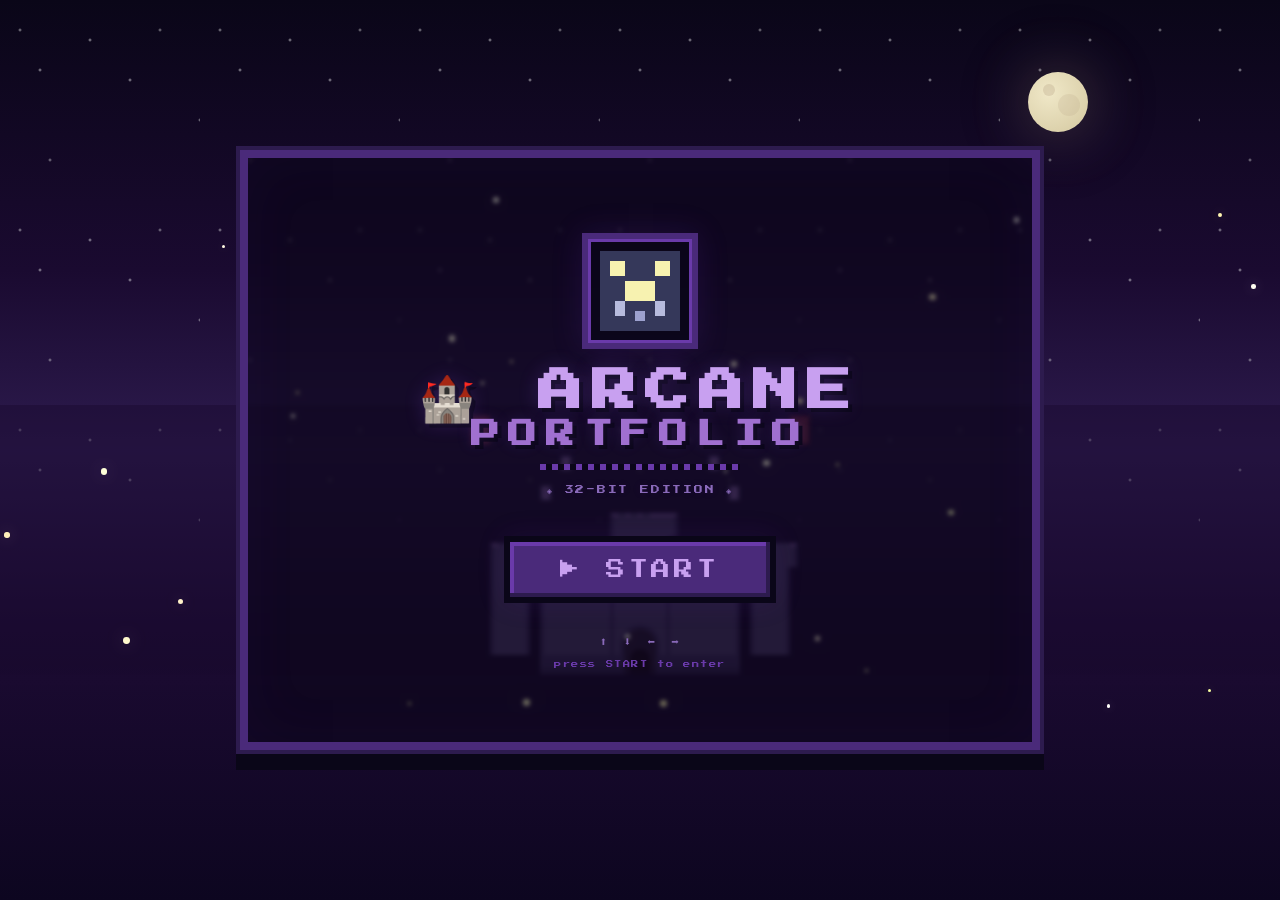
<file: splash.html>
<!DOCTYPE html>
<html lang="en">
<head>
  <meta charset="UTF-8">
  <meta name="viewport" content="width=device-width, initial-scale=1.0">
  <title>🎮 32-Bit Portfolio · Start</title>
  
  <!-- Google Font -->
  <link href="https://fonts.googleapis.com/css2?family=Press+Start+2P&display=swap" rel="stylesheet">
  
  <!-- External CSS -->
  <link rel="stylesheet" href="splash.css">
</head>
<body>
  <!-- Castle Background -->
  <div class="wizard-bg">
    <div class="castle-scene">
      <!-- Stars -->
      <div class="stars"></div>
      
      <!-- Moon -->
      <div class="moon"></div>
      
      <!-- Mountains -->
      <div class="mountains"></div>
      
      <!-- Castle -->
      <div class="castle">
        <div class="castle-body">
          <div class="castle-wall"></div>
          <div class="castle-tower tower-left"></div>
          <div class="castle-tower tower-right"></div>
          <div class="castle-tower tower-center"></div>
          <div class="castle-gate"></div>
          <div class="castle-window window1"></div>
          <div class="castle-window window2"></div>
          <div class="castle-window window3"></div>
          <div class="castle-window window4"></div>
          <div class="castle-banner banner-left"></div>
          <div class="castle-banner banner-right"></div>
        </div>
      </div>
      
      <!-- Ground -->
      <div class="ground"></div>
      
      <!-- Fireflies (pixel particles) -->
      <div class="fireflies-container" id="firefliesContainer"></div>
    </div>
  </div>

  <div class="splash-container">
    <!-- Main content -->
    <div class="splash-content">
      <!-- Logo / Title with pixel art -->
      <div class="logo-container">
        <div class="pixel-avatar">
          <img src="data:image/svg+xml,%3Csvg xmlns='http://www.w3.org/2000/svg' width='64' height='64' viewBox='0 0 64 64'%3E%3Crect width='64' height='64' fill='%2335385a'/%3E%3Crect x='8' y='8' width='12' height='12' fill='%23f7f2b0'/%3E%3Crect x='44' y='8' width='12' height='12' fill='%23f7f2b0'/%3E%3Crect x='20' y='24' width='24' height='16' fill='%23f7f2b0'/%3E%3Crect x='12' y='40' width='8' height='12' fill='%23b7bbdd'/%3E%3Crect x='44' y='40' width='8' height='12' fill='%23b7bbdd'/%3E%3Crect x='28' y='48' width='8' height='8' fill='%239da1cf'/%3E%3C/svg%3E" 
               alt="pixel avatar" width="80" height="80">
        </div>
        <h1 class="game-title">🏰 ARCANE</h1>
        <h2 class="game-subtitle">PORTFOLIO</h2>
        <div class="pixel-hr"></div>
        <p class="version-text">◈ 32-BIT EDITION ◈</p>
      </div>

      <!-- START Button -->
      <button class="start-btn" id="startBtn">
        ▶ START
      </button>

      <!-- Footer with controls hint -->
      <div class="controls-hint">
        <span>⬆ ⬇ ⬅ ➡</span>
        <span style="font-size: 0.45rem; margin-top: 8px;">press START to enter</span>
      </div>
    </div>
  </div>

  <!-- External JavaScript -->
  <script src="splash.js"></script>
</body>
</html>
</file>
<file: style.css>
/* ========================================
   RESET & BASE
   ======================================== */
* {
  margin: 0;
  padding: 0;
  box-sizing: border-box;
  image-rendering: pixelated;
  image-rendering: crisp-edges;
}

body {
  min-height: 100vh;
  display: flex;
  align-items: center;
  justify-content: center;
  font-family: 'Press Start 2P', monospace;
  padding: 20px;
  position: relative;
  overflow-x: hidden;
  transition: background 0.3s ease;
}

/* ========================================
   CASTLE BACKGROUND
   ======================================== */
.wizard-bg {
  position: fixed;
  top: 0;
  left: 0;
  width: 100vw;
  height: 100vh;
  z-index: 0;
  background: linear-gradient(180deg, #0a0618 0%, #1a0a30 30%, #2d1b4e 50%, #1a0a30 70%, #0a0618 100%);
  transition: background 0.3s ease;
}

.castle-scene {
  position: relative;
  width: 100%;
  height: 100%;
  overflow: hidden;
}

/* ---------- Stars ---------- */
.stars {
  position: absolute;
  top: 0;
  left: 0;
  width: 100%;
  height: 60%;
  background-image: 
    radial-gradient(2px 2px at 20px 30px, #eee, transparent),
    radial-gradient(2px 2px at 40px 70px, #fff, transparent),
    radial-gradient(2px 2px at 50px 160px, #ddd, transparent),
    radial-gradient(2px 2px at 90px 40px, #fff, transparent),
    radial-gradient(2px 2px at 130px 80px, #fff, transparent),
    radial-gradient(2px 2px at 160px 30px, #ddd, transparent),
    radial-gradient(2px 2px at 200px 120px, #eee, transparent),
    radial-gradient(2px 2px at 250px 50px, #fff, transparent),
    radial-gradient(2px 2px at 300px 90px, #ddd, transparent),
    radial-gradient(2px 2px at 350px 30px, #eee, transparent),
    radial-gradient(2px 2px at 400px 140px, #fff, transparent),
    radial-gradient(2px 2px at 450px 60px, #ddd, transparent),
    radial-gradient(2px 2px at 500px 100px, #eee, transparent),
    radial-gradient(2px 2px at 550px 40px, #fff, transparent),
    radial-gradient(2px 2px at 600px 130px, #ddd, transparent),
    radial-gradient(2px 2px at 650px 70px, #eee, transparent),
    radial-gradient(2px 2px at 700px 110px, #fff, transparent),
    radial-gradient(2px 2px at 750px 50px, #ddd, transparent),
    radial-gradient(2px 2px at 800px 120px, #eee, transparent);
  background-size: 200px 200px;
  background-repeat: repeat;
  opacity: 0.6;
  animation: twinkle 3s ease-in-out infinite alternate;
  transition: opacity 0.3s ease;
}

@keyframes twinkle {
  0% { opacity: 0.4; }
  100% { opacity: 0.8; }
}

/* ---------- Moon ---------- */
.moon {
  position: absolute;
  top: 8%;
  right: 15%;
  width: 60px;
  height: 60px;
  background: radial-gradient(circle at 35% 35%, #f0e8c8, #d4c8a0);
  border-radius: 50%;
  box-shadow: 0 0 60px rgba(200, 180, 150, 0.3), 0 0 120px rgba(200, 180, 150, 0.1);
  transition: background 0.3s ease, box-shadow 0.3s ease;
}

.moon::after {
  content: '';
  position: absolute;
  top: 20%;
  left: 25%;
  width: 12px;
  height: 12px;
  background: rgba(180, 160, 130, 0.3);
  border-radius: 50%;
  box-shadow: 20px 15px 0 5px rgba(180, 160, 130, 0.2);
}

/* ---------- Mountains ---------- */
.mountains {
  position: absolute;
  bottom: 25%;
  left: 0;
  width: 100%;
  height: 30%;
  background: 
    polygon(0% 100%, 5% 60%, 15% 70%, 25% 40%, 35% 65%, 45% 30%, 55% 55%, 65% 20%, 75% 50%, 85% 35%, 95% 55%, 100% 40%, 100% 100%);
  background-size: 100% 100%;
  background-repeat: no-repeat;
  background-color: #1a0a30;
  opacity: 0.5;
  transition: background-color 0.3s ease, opacity 0.3s ease;
}

/* ---------- Castle ---------- */
.castle {
  position: absolute;
  bottom: 25%;
  left: 50%;
  transform: translateX(-50%);
  width: 400px;
  height: 250px;
  transition: transform 0.3s ease;
}

.castle-body {
  position: relative;
  width: 100%;
  height: 100%;
}

.castle-wall {
  position: absolute;
  bottom: 0;
  left: 50%;
  transform: translateX(-50%);
  width: 200px;
  height: 80px;
  background: #4a3a6a;
  border-top: 4px solid #6a4a8a;
  border-left: 4px solid #3a2a5a;
  border-right: 4px solid #3a2a5a;
  box-shadow: inset 0 -20px 0 #3a2a5a;
  transition: background 0.3s ease, border-color 0.3s ease, box-shadow 0.3s ease;
}

.castle-tower {
  position: absolute;
  bottom: 20px;
  width: 40px;
  height: 100px;
  background: #4a3a6a;
  border-top: 4px solid #6a4a8a;
  border-left: 4px solid #3a2a5a;
  border-right: 4px solid #3a2a5a;
  transition: background 0.3s ease, border-color 0.3s ease;
}

.tower-left { left: 50px; }
.tower-right { right: 50px; }

.tower-center {
  left: 50%;
  transform: translateX(-50%);
  width: 60px;
  height: 130px;
  bottom: 20px;
}

.castle-tower::before {
  content: '';
  position: absolute;
  top: -16px;
  left: -4px;
  width: calc(100% + 8px);
  height: 20px;
  background: #4a3a6a;
  border-top: 4px solid #6a4a8a;
  border-left: 4px solid #3a2a5a;
  border-right: 4px solid #3a2a5a;
  transition: background 0.3s ease, border-color 0.3s ease;
}

.castle-tower::after {
  content: '';
  position: absolute;
  top: -16px;
  left: 4px;
  width: 8px;
  height: 16px;
  background: #4a3a6a;
  box-shadow: 12px 0 0 0 #4a3a6a, 24px 0 0 0 #4a3a6a;
  transition: background 0.3s ease, box-shadow 0.3s ease;
}

.tower-left::after {
  box-shadow: 8px 0 0 0 #4a3a6a, 16px 0 0 0 #4a3a6a, 24px 0 0 0 #4a3a6a;
}

.tower-right::after {
  box-shadow: 8px 0 0 0 #4a3a6a, 16px 0 0 0 #4a3a6a, 24px 0 0 0 #4a3a6a;
}

.castle-gate {
  position: absolute;
  bottom: 0;
  left: 50%;
  transform: translateX(-50%);
  width: 40px;
  height: 50px;
  background: #2a1a3a;
  border-radius: 20px 20px 0 0;
  border: 4px solid #3a2a5a;
  border-bottom: none;
  z-index: 2;
  transition: background 0.3s ease, border-color 0.3s ease;
}

.castle-gate::after {
  content: '';
  position: absolute;
  top: 20px;
  left: 50%;
  transform: translateX(-50%);
  width: 20px;
  height: 30px;
  background: #1a0a20;
  border-radius: 10px 10px 0 0;
  transition: background 0.3s ease;
}

.castle-window {
  position: absolute;
  width: 12px;
  height: 16px;
  background: #6a4a8a;
  border: 2px solid #3a2a5a;
  border-radius: 2px;
  box-shadow: inset 0 0 10px rgba(200, 160, 255, 0.2);
  transition: background 0.3s ease, border-color 0.3s ease, box-shadow 0.3s ease;
}

.window1 { top: 30px; left: 30%; }
.window2 { top: 30px; right: 30%; }
.window3 { top: 60px; left: 25%; }
.window4 { top: 60px; right: 25%; }

.castle-banner {
  position: absolute;
  top: -10px;
  width: 20px;
  height: 30px;
  background: #6a2a4a;
  border: 2px solid #4a1a3a;
  animation: waveBanner 2s ease-in-out infinite alternate;
  transition: background 0.3s ease, border-color 0.3s ease;
}

.banner-left { left: 30px; transform-origin: top; }
.banner-right { right: 30px; transform-origin: top; animation-delay: 0.5s; }

@keyframes waveBanner {
  0% { transform: rotate(-5deg); }
  100% { transform: rotate(5deg); }
}

.banner-left::after,
.banner-right::after {
  content: '⚜';
  position: absolute;
  top: 4px;
  left: 2px;
  font-size: 10px;
  color: #c8a0d0;
}

.ground {
  position: absolute;
  bottom: 0;
  left: 0;
  width: 100%;
  height: 25%;
  background: linear-gradient(180deg, #1a0a30 0%, #0d0620 100%);
  transition: background 0.3s ease;
}

.ground::before {
  content: '';
  position: absolute;
  top: -10px;
  left: 0;
  width: 100%;
  height: 20px;
  background: linear-gradient(180deg, transparent, #1a0a30);
  transition: background 0.3s ease;
}

/* ---------- FIREFLIES ---------- */
.fireflies-container {
  position: absolute;
  top: 0;
  left: 0;
  width: 100%;
  height: 100%;
  pointer-events: none;
  z-index: 1;
}

.firefly {
  position: absolute;
  width: 4px;
  height: 4px;
  background: rgba(255, 220, 100, 0.8);
  box-shadow: 0 0 10px rgba(255, 220, 100, 0.4), 0 0 20px rgba(255, 200, 80, 0.2);
  border-radius: 50%;
  animation: fireflyFloat linear infinite;
  image-rendering: pixelated;
}

@keyframes fireflyFloat {
  0% { transform: translate(0, 0) scale(1); opacity: 0.2; }
  25% { transform: translate(20px, -30px) scale(1.2); opacity: 0.8; }
  50% { transform: translate(-10px, -50px) scale(0.8); opacity: 0.5; }
  75% { transform: translate(15px, -20px) scale(1.5); opacity: 1; }
  100% { transform: translate(-5px, -40px) scale(1); opacity: 0.2; }
}

/* ========================================
   THEME TOGGLE BUTTON
   ======================================== */
.theme-toggle {
  position: fixed;
  top: 20px;
  right: 20px;
  z-index: 1000;
  background: #4a2a7a;
  border: 4px solid #0a0618;
  padding: 8px 16px;
  font-size: 0.5rem;
  color: #c8a0f0;
  cursor: pointer;
  font-family: 'Press Start 2P', monospace;
  box-shadow: inset -3px -3px 0 #2d1b4e, inset 3px 3px 0 #6a3aaa;
  transition: all 0.2s ease;
}

.theme-toggle:hover {
  transform: scale(1.05);
  background: #5a3a9a;
  box-shadow: inset -4px -4px 0 #2d1b4e, inset 4px 4px 0 #8a5aba;
}

.theme-toggle:active { transform: scale(0.95); }

/* ========================================
   PORTFOLIO CONTAINER
   ======================================== */
.pixel-portfolio {
  max-width: 1000px;
  width: 100%;
  background: rgba(10, 6, 24, 0.85);
  border: 8px solid #4a2a7a;
  box-shadow: 0 0 0 4px #2d1b4e, 0 12px 0 4px #0a0618, inset 0 0 60px rgba(120, 60, 200, 0.05);
  padding: 24px 20px 28px;
  image-rendering: pixelated;
  position: relative;
  z-index: 1;
  backdrop-filter: blur(2px);
  transition: background 0.3s ease, border-color 0.3s ease, box-shadow 0.3s ease;
}

h1, h2, h3, p, li, a, button, .stat-block {
  font-family: 'Press Start 2P', monospace;
  text-transform: uppercase;
  letter-spacing: 0.05em;
  color: #c8a0f0;
  text-shadow: 2px 2px 0 #0a0618;
  transition: color 0.3s ease, text-shadow 0.3s ease;
}

.pixel-hr {
  border: none;
  height: 6px;
  background: repeating-linear-gradient(90deg, #6a3aaa 0px, #6a3aaa 6px, #0a0618 6px, #0a0618 12px);
  margin: 22px 0 18px;
  image-rendering: pixelated;
}

/* ========================================
   HEADER
   ======================================== */
.header-grid {
  display: flex;
  flex-wrap: wrap;
  align-items: center;
  gap: 18px 30px;
  margin-bottom: 10px;
}

.avatar-box {
  background: rgba(10, 6, 24, 0.8);
  border: 4px solid #0a0618;
  padding: 8px;
  box-shadow: inset 0 0 0 2px #4a2a7a, 0 0 20px rgba(120, 60, 200, 0.1);
  flex-shrink: 0;
  transition: background 0.3s ease, border-color 0.3s ease, box-shadow 0.3s ease;
}

.avatar-box img {
  display: block;
  width: 96px;
  height: 96px;
  image-rendering: pixelated;
  background: #2d1b4e;
  border: 2px solid #0a0618;
  object-fit: cover;
  transition: background 0.3s ease, border-color 0.3s ease;
}

.title-block { flex: 1; min-width: 0; }

.title-block h1 {
  font-size: 1.6rem;
  line-height: 1.3;
  color: #c8a0f0;
  text-shadow: 0 0 20px rgba(160, 100, 255, 0.2), 4px 4px 0 #0a0618;
  margin-bottom: 6px;
  word-wrap: break-word;
  overflow-wrap: break-word;
}

.title-block .subtitle {
  font-size: 0.7rem;
  color: #a070d0;
  background: rgba(10, 6, 24, 0.8);
  display: inline-block;
  padding: 6px 12px;
  border: 3px solid #0a0618;
  box-shadow: inset 0 0 0 2px #4a2a7a;
  transition: background 0.3s ease, color 0.3s ease, border-color 0.3s ease, box-shadow 0.3s ease;
  max-width: 100%;
  overflow: hidden;
  text-overflow: ellipsis;
}

.typing-text {
  display: inline-block;
  overflow: hidden;
  white-space: nowrap;
  border-right: 3px solid #c8a0f0;
  animation: blink-caret 0.75s step-end infinite;
}

@keyframes blink-caret {
  from, to { border-color: transparent; }
  50% { border-color: #c8a0f0; }
}

/* ========================================
   STATS PANEL
   ======================================== */
.stats-panel {
  background: rgba(10, 6, 24, 0.8);
  border: 5px solid #0a0618;
  padding: 18px 16px 14px;
  margin: 18px 0 14px;
  box-shadow: inset 0 0 0 2px #4a2a7a;
  display: flex;
  flex-wrap: wrap;
  gap: 12px 30px;
  transition: background 0.3s ease, border-color 0.3s ease, box-shadow 0.3s ease;
}

.stat-item {
  display: flex;
  align-items: baseline;
  gap: 6px;
  font-size: 0.65rem;
}

.stat-item .label {
  color: #8a6aba;
  background: rgba(10, 6, 24, 0.8);
  padding: 4px 8px;
  border: 2px solid #0a0618;
  transition: background 0.3s ease, color 0.3s ease, border-color 0.3s ease;
}

.stat-item .value {
  background: rgba(45, 27, 78, 0.8);
  padding: 4px 12px;
  border: 2px solid #0a0618;
  color: #c8a0f0;
  transition: background 0.3s ease, color 0.3s ease, border-color 0.3s ease;
}

/* ========================================
   PIXEL BUTTONS
   ======================================== */
.pixel-btn {
  background: #4a2a7a;
  border: 4px solid #0a0618;
  padding: 8px 20px;
  font-size: 0.7rem;
  color: #c8a0f0;
  cursor: pointer;
  box-shadow: inset -3px -3px 0 #2d1b4e, inset 3px 3px 0 #6a3aaa;
  transition: all 0.05s linear;
  text-transform: uppercase;
  font-family: 'Press Start 2P', monospace;
}

.pixel-btn:hover {
  background: #5a3a9a;
  transform: scale(1.02);
  box-shadow: inset -4px -4px 0 #2d1b4e, inset 4px 4px 0 #8a5aba;
}

.pixel-btn:active {
  transform: scale(0.96);
  box-shadow: inset 3px 3px 0 #2d1b4e, inset -3px -3px 0 #6a3aaa;
}

/* ========================================
   CONTENT GRID
   ======================================== */
.content-grid {
  display: grid;
  grid-template-columns: 1fr 1fr;
  gap: 20px;
  margin: 12px 0 10px;
}

.pixel-card {
  background: rgba(10, 6, 24, 0.8);
  border: 5px solid #0a0618;
  padding: 14px 14px 18px;
  box-shadow: inset 0 0 0 2px #4a2a7a;
  transition: background 0.3s ease, border-color 0.3s ease, box-shadow 0.3s ease;
}

.pixel-card h2 {
  font-size: 0.9rem;
  background: rgba(10, 6, 24, 0.8);
  display: inline-block;
  padding: 4px 14px 4px 10px;
  border: 3px solid #0a0618;
  margin-top: -28px;
  margin-bottom: 14px;
  color: #c8a0f0;
  text-shadow: 0 0 15px rgba(160, 100, 255, 0.15), 2px 2px 0 #0a0618;
  letter-spacing: 0.1em;
  transition: background 0.3s ease, color 0.3s ease, border-color 0.3s ease, text-shadow 0.3s ease;
}

.pixel-card ul { list-style: none; padding: 0; }

.pixel-card li {
  font-size: 0.55rem;
  line-height: 1.8;
  padding: 6px 0 4px 12px;
  border-bottom: 2px dotted #3a1a5a;
  color: #b090d0;
  display: flex;
  align-items: center;
  gap: 8px;
  transition: color 0.3s ease, border-color 0.3s ease;
}

.pixel-card li::before {
  content: "▸";
  color: #c8a0f0;
  font-size: 0.8rem;
  transition: color 0.3s ease;
}

.pixel-card p {
  font-size: 0.6rem;
  line-height: 1.8;
  margin-bottom: 8px;
  color: #b090d0;
  transition: color 0.3s ease;
}

/* ========================================
   PROJECT ITEMS
   ======================================== */
.project-item {
  background: rgba(10, 6, 24, 0.8);
  padding: 8px 10px;
  margin-bottom: 10px;
  border-left: 6px solid #c8a0f0;
  transition: background 0.3s ease, border-color 0.3s ease;
}

.project-item h3 {
  font-size: 0.65rem;
  color: #c8a0f0;
  margin-bottom: 4px;
  transition: color 0.3s ease;
}

.project-item p {
  font-size: 0.5rem;
  color: #a070d0;
  margin-bottom: 4px;
  transition: color 0.3s ease;
}

.project-item.project-sad     { border-left-color: #7ab0f0; }
.project-item.project-android { border-left-color: #7af0a0; }
.project-item.project-desktop { border-left-color: #f0b07a; }

/* ========================================
   GITHUB + LIVE DEMO LINKS
   ======================================== */
.github-link {
  background: linear-gradient(135deg, #2d1b4e, #4a2a7a) !important;
  border: 3px solid #0a0618 !important;
  color: #c8a0f0 !important;
  transition: all 0.2s ease;
  position: relative;
  overflow: hidden;
}

.github-link::before,
.live-demo-link::before,
.certificate-link::before {
  content: '';
  position: absolute;
  top: -50%;
  left: -50%;
  width: 200%;
  height: 200%;
  background: linear-gradient(45deg, transparent 30%, rgba(200, 160, 240, 0.15) 50%, transparent 70%);
  transform: rotate(45deg);
  animation: githubShine 3s infinite;
}

@keyframes githubShine {
  0% { transform: translateX(-100%) rotate(45deg); }
  100% { transform: translateX(100%) rotate(45deg); }
}

.github-link:hover {
  background: linear-gradient(135deg, #4a2a7a, #6a3aaa) !important;
  transform: translateY(-2px) scale(1.05);
  box-shadow: 0 4px 12px rgba(120, 60, 200, 0.4), inset -3px -3px 0 #2d1b4e, inset 3px 3px 0 #8a5aba !important;
}

.github-link:active { transform: translateY(0) scale(0.98); }

.github-project {
  border-left: 6px solid #c8a0f0;
  position: relative;
}

.github-project:hover { background: rgba(74, 42, 122, 0.3); }

.live-demo-link {
  background: linear-gradient(135deg, #1a4a2a, #2a7a4a) !important;
  border: 3px solid #0a0618 !important;
  color: #a0f0c8 !important;
  transition: all 0.2s ease;
  position: relative;
  overflow: hidden;
}

.live-demo-link:hover {
  background: linear-gradient(135deg, #2a7a4a, #3a9a6a) !important;
  transform: translateY(-2px) scale(1.05);
  box-shadow: 0 4px 12px rgba(42, 122, 74, 0.5), inset -3px -3px 0 #1a4a2a, inset 3px 3px 0 #5aba8a !important;
}

.live-demo-link:active { transform: translateY(0) scale(0.98); }

/* ========================================
   TECH TAGS
   ======================================== */
.tech-tag {
  display: inline-block;
  font-size: 0.3rem;
  padding: 2px 6px;
  background: rgba(45, 27, 78, 0.8);
  border: 1px solid #4a2a7a;
  color: #c8a0f0;
  border-radius: 2px;
  text-transform: uppercase;
  letter-spacing: 0.05em;
  transition: background 0.3s ease, color 0.3s ease, border-color 0.3s ease;
}

/* ========================================
   INTERACTIVE ZONE
   ======================================== */
.interactive-area {
  display: flex;
  flex-wrap: wrap;
  align-items: center;
  justify-content: space-between;
  background: rgba(10, 6, 24, 0.8);
  border: 4px solid #0a0618;
  padding: 10px 16px;
  margin-top: 16px;
  transition: background 0.3s ease, border-color 0.3s ease;
}

.interactive-area p {
  font-size: 0.55rem;
  color: #8a6aba;
  display: flex;
  align-items: center;
  gap: 10px;
  flex-wrap: wrap;
  transition: color 0.3s ease;
}

.interactive-area span {
  background: rgba(45, 27, 78, 0.8);
  padding: 4px 12px;
  border: 2px solid #0a0618;
  color: #c8a0f0;
  transition: background 0.3s ease, color 0.3s ease, border-color 0.3s ease;
}

#clickCounter { min-width: 60px; text-align: center; }

/* ========================================
   FOOTER
   ======================================== */
.footer-text {
  font-size: 0.45rem;
  text-align: center;
  color: #6a3aaa;
  margin-top: 22px;
  border-top: 4px solid #0a0618;
  padding-top: 18px;
  letter-spacing: 0.1em;
  transition: color 0.3s ease, border-color 0.3s ease;
}

/* ========================================
   PIXEL DECORATION
   ======================================== */
.pixel-deco {
  display: inline-block;
  width: 8px;
  height: 8px;
  background: #c8a0f0;
  margin-right: 6px;
  box-shadow: 0 0 0 1px #0a0618;
  transition: background 0.3s ease, box-shadow 0.3s ease;
}

/* ========================================
   SCROLL PAPER
   ======================================== */
.scroll-container {
  position: relative;
  padding: 20px 15px 30px;
  margin-top: 10px;
  background: linear-gradient(180deg, #f4e4c1 0%, #e8d5a8 20%, #f0dbb8 40%, #e5ce9e 60%, #f0dbb8 80%, #e8d5a8 100%);
  border: 8px solid #8b7355;
  border-radius: 4px;
  box-shadow: inset 0 0 30px rgba(139, 115, 85, 0.3), 0 5px 15px rgba(0, 0, 0, 0.3), inset 0 0 60px rgba(200, 180, 140, 0.2);
  font-family: 'Press Start 2P', monospace;
  transform: perspective(1000px) rotateX(2deg);
  transition: transform 0.3s ease, box-shadow 0.3s ease, background 0.3s ease;
}

.scroll-container::before,
.scroll-container::after {
  content: '';
  position: absolute;
  width: 30px;
  height: 30px;
  background: radial-gradient(circle at 50% 50%, #c4a87a, #8b7355);
  border-radius: 50%;
  box-shadow: 0 0 0 4px #6b5a3a, 0 0 0 6px #8b7355;
}

.scroll-container::before { top: -15px; left: -15px; }
.scroll-container::after { bottom: -15px; right: -15px; }

.scroll-texture {
  position: absolute;
  top: 0; left: 0; right: 0; bottom: 0;
  background-image: 
    radial-gradient(ellipse at 20% 50%, rgba(180, 150, 100, 0.1) 0%, transparent 50%),
    radial-gradient(ellipse at 80% 50%, rgba(180, 150, 100, 0.1) 0%, transparent 50%),
    radial-gradient(ellipse at 50% 20%, rgba(200, 170, 120, 0.1) 0%, transparent 40%),
    radial-gradient(ellipse at 50% 80%, rgba(200, 170, 120, 0.1) 0%, transparent 40%);
  pointer-events: none;
  border-radius: 4px;
}

.scroll-container .scroll-edge {
  position: absolute;
  left: 0; right: 0;
  height: 4px;
  background: linear-gradient(90deg, transparent 0%, rgba(139, 115, 85, 0.3) 10%, rgba(139, 115, 85, 0.1) 30%, transparent 50%, rgba(139, 115, 85, 0.1) 70%, rgba(139, 115, 85, 0.3) 90%, transparent 100%);
}

.scroll-container .scroll-edge.top { top: -2px; }
.scroll-container .scroll-edge.bottom { bottom: -2px; }

.scroll-text {
  position: relative;
  z-index: 1;
  color: #4a3728;
  text-shadow: 1px 1px 2px rgba(200, 180, 140, 0.5);
  line-height: 1.8;
}

.scroll-text h2 {
  color: #3d2b1f;
  text-shadow: 2px 2px 4px rgba(139, 115, 85, 0.3);
  margin-bottom: 12px;
  font-size: 0.9rem;
  letter-spacing: 0.1em;
}

.scroll-text p {
  font-size: 0.6rem;
  color: #4a3728;
  text-shadow: 1px 1px 2px rgba(200, 180, 140, 0.3);
  margin-bottom: 12px;
}

.scroll-text ul { list-style: none; padding: 0; }

.scroll-text ul li {
  font-size: 0.55rem;
  color: #4a3728;
  padding: 4px 0 4px 20px;
  border-bottom: 1px dotted rgba(139, 115, 85, 0.3);
  text-shadow: 1px 1px 2px rgba(200, 180, 140, 0.3);
  position: relative;
}

.scroll-text ul li::before {
  content: "✦";
  position: absolute;
  left: 0;
  color: #8b7355;
}

.scroll-container .ink-stain {
  position: absolute;
  width: 40px;
  height: 40px;
  border-radius: 50%;
  background: radial-gradient(circle at 30% 40%, rgba(60, 40, 20, 0.05), rgba(60, 40, 20, 0.02));
  pointer-events: none;
}

.scroll-container .ink-stain:nth-child(1) { top: 20%; right: 10%; width: 60px; height: 60px; }
.scroll-container .ink-stain:nth-child(2) { bottom: 30%; left: 5%; width: 30px; height: 30px; }

.scroll-container:hover {
  transform: perspective(1000px) rotateX(2deg) scale(1.01);
  box-shadow: inset 0 0 30px rgba(139, 115, 85, 0.4), 0 8px 25px rgba(0, 0, 0, 0.4), inset 0 0 60px rgba(200, 180, 140, 0.3);
}

.scroll-container .pixel-deco-scroll {
  position: absolute;
  width: 16px;
  height: 16px;
  background: #8b7355;
  border: 2px solid #6b5a3a;
  image-rendering: pixelated;
}

.scroll-container .pixel-deco-scroll.tl { top: -8px; left: -8px; }
.scroll-container .pixel-deco-scroll.tr { top: -8px; right: -8px; }
.scroll-container .pixel-deco-scroll.bl { bottom: -8px; left: -8px; }
.scroll-container .pixel-deco-scroll.br { bottom: -8px; right: -8px; }

/* ========================================
   PIXEL CANVAS
   ======================================== */
#pixelCanvas {
  cursor: url('data:image/svg+xml;utf8,<svg xmlns="http://www.w3.org/2000/svg" width="8" height="8" viewBox="0 0 8 8"><rect width="8" height="8" fill="%23c8a0f0"/><rect x="1" y="1" width="6" height="6" fill="%231a0a30"/></svg>') 0 0, crosshair;
  transition: background 0.3s ease, border-color 0.3s ease;
}

/* ========================================
   CONFETTI
   ======================================== */
.confetti-piece {
  position: fixed;
  pointer-events: none;
  z-index: 9999;
  image-rendering: pixelated;
  animation: confettiFall linear forwards;
}

@keyframes confettiFall {
  0% { transform: translateY(-10px) rotate(0deg) scale(1); opacity: 1; }
  100% { transform: translateY(calc(100vh + 50px)) rotate(720deg) scale(0); opacity: 0; }
}

/* ========================================
   CERTIFICATIONS SECTION
   ======================================== */
.certificate-card {
  background: rgba(10, 6, 24, 0.8);
  border: 5px solid #0a0618;
  padding: 18px 16px 20px;
  box-shadow: inset 0 0 0 2px #4a2a7a;
  transition: background 0.3s ease, border-color 0.3s ease, box-shadow 0.3s ease;
}

.certificate-card h2 {
  font-size: 0.9rem;
  background: rgba(10, 6, 24, 0.8);
  display: inline-block;
  padding: 4px 14px 4px 10px;
  border: 3px solid #0a0618;
  margin-top: -32px;
  margin-bottom: 16px;
  color: #c8a0f0;
  text-shadow: 0 0 15px rgba(160, 100, 255, 0.15), 2px 2px 0 #0a0618;
  letter-spacing: 0.1em;
  transition: background 0.3s ease, color 0.3s ease, border-color 0.3s ease;
}

.certificate-item {
  background: rgba(10, 6, 24, 0.8);
  padding: 12px 14px;
  margin-bottom: 10px;
  border-left: 6px solid #f7d060;
  transition: background 0.3s ease, border-color 0.3s ease;
}

.certificate-item:last-child { margin-bottom: 0; }

.certificate-item h3 {
  font-size: 0.7rem;
  color: #c8a0f0;
  margin-bottom: 6px;
  transition: color 0.3s ease;
  word-wrap: break-word;
}

.certificate-item p {
  font-size: 0.5rem;
  color: #a070d0;
  margin-bottom: 4px;
  transition: color 0.3s ease;
}

.certificate-item.cert-wadhwani  { border-left-color: #f7d060; }
.certificate-item.cert-robotics  { border-left-color: #7af0a0; }
.certificate-item.cert-hackathon { border-left-color: #7ab0f0; }
.certificate-item.cert-ncii      { border-left-color: #f07a7a; }

.certificate-badge {
  width: 72px;
  height: 72px;
  border: 4px solid #0a0618;
  display: flex;
  align-items: center;
  justify-content: center;
  flex-shrink: 0;
  animation: badgeGlow 2.5s ease-in-out infinite;
}

.badge-inner {
  font-size: 1.6rem;
  filter: drop-shadow(1px 1px 0 #0a0618);
}

.badge-wadhwani {
  background: linear-gradient(135deg, #f7d060, #b08020);
  box-shadow: inset -3px -3px 0 #a06010, inset 3px 3px 0 #ffe890, 0 0 20px rgba(247, 208, 96, 0.3);
}

.badge-robotics {
  background: linear-gradient(135deg, #7af0a0, #20a060);
  box-shadow: inset -3px -3px 0 #108040, inset 3px 3px 0 #b0f0c8, 0 0 20px rgba(122, 240, 160, 0.3);
}

.badge-hackathon {
  background: linear-gradient(135deg, #7ab0f0, #2060a0);
  box-shadow: inset -3px -3px 0 #104080, inset 3px 3px 0 #b0d0f0, 0 0 20px rgba(122, 176, 240, 0.3);
}

.badge-ncii {
  background: linear-gradient(135deg, #f07a7a, #a02020);
  box-shadow: inset -3px -3px 0 #801010, inset 3px 3px 0 #f0b0b0, 0 0 20px rgba(240, 122, 122, 0.3);
}

@keyframes badgeGlow {
  0%, 100% { filter: brightness(1); }
  50% { filter: brightness(1.15); }
}

.certificate-link {
  background: linear-gradient(135deg, #4a3a10, #7a5a20) !important;
  border: 3px solid #0a0618 !important;
  color: #f7d060 !important;
  transition: all 0.2s ease;
  position: relative;
  overflow: hidden;
}

.certificate-link:hover {
  background: linear-gradient(135deg, #7a5a20, #9a7a30) !important;
  transform: translateY(-2px) scale(1.05);
  box-shadow: 0 4px 12px rgba(247, 208, 96, 0.4), inset -3px -3px 0 #4a3a10, inset 3px 3px 0 #b09040 !important;
}

.certificate-link:active { transform: translateY(0) scale(0.98); }

/* ========================================
   EDUCATION
   ======================================== */
.education-card {
  background: rgba(10, 6, 24, 0.8);
  border: 5px solid #0a0618;
  padding: 18px 16px 20px;
  box-shadow: inset 0 0 0 2px #4a2a7a;
  transition: background 0.3s ease, border-color 0.3s ease, box-shadow 0.3s ease;
}

.education-card h2 {
  font-size: 0.9rem;
  background: rgba(10, 6, 24, 0.8);
  display: inline-block;
  padding: 4px 14px 4px 10px;
  border: 3px solid #0a0618;
  margin-top: -32px;
  margin-bottom: 16px;
  color: #c8a0f0;
  text-shadow: 0 0 15px rgba(160, 100, 255, 0.15), 2px 2px 0 #0a0618;
}

.education-item {
  background: rgba(10, 6, 24, 0.8);
  padding: 14px;
  border-left: 6px solid #7a5af0;
  transition: background 0.3s ease;
}

.education-item h3 {
  font-size: 0.7rem;
  color: #c8a0f0;
  margin-bottom: 6px;
}

.education-item p {
  font-size: 0.5rem;
  color: #a070d0;
  margin-bottom: 4px;
  line-height: 1.6;
}

/* ========================================
   TESTIMONIAL
   ======================================== */
.testimonial-card {
  background: rgba(10, 6, 24, 0.8);
  border: 5px solid #0a0618;
  padding: 18px 16px 20px;
  box-shadow: inset 0 0 0 2px #4a2a7a;
  transition: background 0.3s ease, border-color 0.3s ease, box-shadow 0.3s ease;
}

.testimonial-card h2 {
  font-size: 0.9rem;
  background: rgba(10, 6, 24, 0.8);
  display: inline-block;
  padding: 4px 14px 4px 10px;
  border: 3px solid #0a0618;
  margin-top: -32px;
  margin-bottom: 16px;
  color: #c8a0f0;
  text-shadow: 0 0 15px rgba(160, 100, 255, 0.15), 2px 2px 0 #0a0618;
}

.testimonial-item {
  background: rgba(10, 6, 24, 0.8);
  padding: 14px;
  border-left: 6px solid #c8a0f0;
  transition: background 0.3s ease;
}

.testimonial-quote {
  font-size: 0.55rem;
  color: #c8a0f0;
  font-style: italic;
  line-height: 1.8;
  margin-bottom: 12px;
  border-left: 3px solid #6a3aaa;
  padding-left: 12px;
}

.testimonial-item h3 {
  font-size: 0.6rem;
  color: #c8a0f0;
}

/* ========================================
   CONTACT
   ======================================== */
.contact-card {
  background: rgba(10, 6, 24, 0.8);
  border: 5px solid #0a0618;
  padding: 18px 16px 20px;
  box-shadow: inset 0 0 0 2px #4a2a7a;
  transition: background 0.3s ease, border-color 0.3s ease, box-shadow 0.3s ease;
}

.contact-card h2 {
  font-size: 0.9rem;
  background: rgba(10, 6, 24, 0.8);
  display: inline-block;
  padding: 4px 14px 4px 10px;
  border: 3px solid #0a0618;
  margin-top: -32px;
  margin-bottom: 16px;
  color: #c8a0f0;
  text-shadow: 0 0 15px rgba(160, 100, 255, 0.15), 2px 2px 0 #0a0618;
}

.contact-grid {
  display: grid;
  grid-template-columns: 1fr 1fr;
  gap: 10px;
}

.contact-item {
  display: flex;
  align-items: center;
  gap: 12px;
  padding: 12px;
  background: rgba(10, 6, 24, 0.8);
  border: 3px solid #0a0618;
  border-left: 4px solid #c8a0f0;
  text-decoration: none;
  transition: all 0.2s ease;
  cursor: pointer;
  min-width: 0;
}

.contact-item:hover {
  background: rgba(74, 42, 122, 0.4);
  transform: translateY(-2px);
  box-shadow: 0 4px 12px rgba(120, 60, 200, 0.3);
  border-left-color: #a0f0c8;
}

.contact-item.resume-highlight {
  border-left-color: #f7d060;
  background: linear-gradient(135deg, rgba(74, 58, 16, 0.4), rgba(122, 90, 32, 0.4));
}

.contact-item.resume-highlight:hover {
  background: linear-gradient(135deg, rgba(122, 90, 32, 0.5), rgba(154, 122, 48, 0.5));
  box-shadow: 0 4px 12px rgba(247, 208, 96, 0.4);
  border-left-color: #f7d060;
}

.contact-icon {
  font-size: 1.4rem;
  flex-shrink: 0;
  filter: drop-shadow(1px 1px 0 #0a0618);
}

.contact-item div {
  min-width: 0;
  flex: 1;
}

.contact-item h3 {
  font-size: 0.55rem;
  color: #c8a0f0;
  margin-bottom: 3px;
  letter-spacing: 0.05em;
}

.contact-item p {
  font-size: 0.45rem;
  color: #a070d0;
  text-transform: lowercase;
  word-break: break-all;
}

.contact-item.resume-highlight h3 { color: #f7d060; }
.contact-item.resume-highlight p { color: #f7d060; opacity: 0.8; }

/* ========================================
   LIGHT THEME OVERRIDES
   ======================================== */
body.light-theme .wizard-bg {
  background: linear-gradient(180deg, #f0e8d8 0%, #e8dcc8 30%, #ddd0b8 50%, #e8dcc8 70%, #f0e8d8 100%);
}

body.light-theme .stars { opacity: 0.2; }

body.light-theme .moon {
  background: radial-gradient(circle at 35% 35%, #fff8e0, #f0e0b0);
  box-shadow: 0 0 60px rgba(255, 240, 200, 0.5), 0 0 120px rgba(255, 240, 200, 0.2);
}

body.light-theme .mountains { background-color: #b8a898; opacity: 0.3; }

body.light-theme .castle-wall {
  background: #c4b898;
  border-color: #a89880;
  box-shadow: inset 0 -20px 0 #b8a888;
}

body.light-theme .castle-tower { background: #c4b898; border-color: #a89880; }
body.light-theme .castle-tower::before { background: #c4b898; border-color: #a89880; }
body.light-theme .castle-tower::after { background: #c4b898; box-shadow: 8px 0 0 0 #c4b898, 16px 0 0 0 #c4b898, 24px 0 0 0 #c4b898; }
body.light-theme .castle-gate { background: #8a7a6a; border-color: #6a5a4a; }
body.light-theme .castle-gate::after { background: #6a5a4a; }
body.light-theme .castle-window { background: #d4c8b8; border-color: #b8a898; box-shadow: inset 0 0 10px rgba(200, 180, 150, 0.3); }
body.light-theme .castle-banner { background: #b87a8a; border-color: #986a7a; }

body.light-theme .ground { background: linear-gradient(180deg, #c4b898 0%, #a89880 100%); }
body.light-theme .ground::before { background: linear-gradient(180deg, transparent, #c4b898); }

body.light-theme .pixel-portfolio {
  background: rgba(240, 232, 216, 0.9);
  border-color: #b8a898;
  box-shadow: 0 0 0 4px #a89880, 0 12px 0 4px #8a7a6a, inset 0 0 60px rgba(200, 180, 150, 0.1);
}

body.light-theme h1,
body.light-theme h2,
body.light-theme h3,
body.light-theme p,
body.light-theme li,
body.light-theme a,
body.light-theme button {
  color: #3d2b1f;
  text-shadow: 2px 2px 0 #d4c8b8;
}

body.light-theme .title-block h1 {
  color: #3d2b1f;
  text-shadow: 0 0 20px rgba(139, 115, 85, 0.2), 4px 4px 0 #d4c8b8;
}

body.light-theme .title-block .subtitle {
  background: rgba(240, 232, 216, 0.9);
  color: #5a4a3a;
  border-color: #b8a898;
  box-shadow: inset 0 0 0 2px #a89880;
}

body.light-theme .typing-text { border-right-color: #6a5a4a; }

body.light-theme .avatar-box {
  background: rgba(240, 232, 216, 0.9);
  border-color: #b8a898;
  box-shadow: inset 0 0 0 2px #a89880, 0 0 20px rgba(139, 115, 85, 0.1);
}

body.light-theme .avatar-box img { background: #d4c8b8; border-color: #b8a898; }

body.light-theme .stats-panel {
  background: rgba(240, 232, 216, 0.9);
  border-color: #b8a898;
  box-shadow: inset 0 0 0 2px #a89880;
}

body.light-theme .stat-item .label { background: rgba(200, 180, 160, 0.8); color: #5a4a3a; border-color: #8a7a6a; }
body.light-theme .stat-item .value { background: rgba(200, 180, 160, 0.8); color: #3d2b1f; border-color: #8a7a6a; }

body.light-theme .pixel-card {
  background: rgba(240, 232, 216, 0.9);
  border-color: #b8a898;
  box-shadow: inset 0 0 0 2px #a89880;
}

body.light-theme .pixel-card h2 {
  background: rgba(200, 180, 160, 0.9);
  color: #4a3728;
  border-color: #8a7a6a;
  text-shadow: 2px 2px 0 #d4c8b8;
}

body.light-theme .pixel-card li { color: #5a4a3a; border-bottom-color: rgba(139, 115, 85, 0.3); }
body.light-theme .pixel-card li::before { color: #8a7a6a; }
body.light-theme .pixel-card p { color: #5a4a3a; }

body.light-theme .project-item { background: rgba(240, 232, 216, 0.8); }
body.light-theme .project-item.project-sad     { border-left-color: #3a6ab0; }
body.light-theme .project-item.project-android { border-left-color: #3a9a6a; }
body.light-theme .project-item.project-desktop { border-left-color: #b07a3a; }
body.light-theme .project-item h3 { color: #3d2b1f; }
body.light-theme .project-item p { color: #5a4a3a; }

body.light-theme .github-link {
  background: linear-gradient(135deg, #c8b8a8, #b8a898) !important;
  color: #3d2b1f !important;
  border-color: #8a7a6a !important;
}

body.light-theme .github-link::before {
  background: linear-gradient(45deg, transparent 30%, rgba(61, 43, 31, 0.1) 50%, transparent 70%);
}

body.light-theme .github-link:hover {
  background: linear-gradient(135deg, #d4c8b8, #c8b8a8) !important;
  box-shadow: 0 4px 12px rgba(139, 115, 85, 0.3), inset -3px -3px 0 #a89880, inset 3px 3px 0 #e0d4c8 !important;
}

body.light-theme .github-project:hover { background: rgba(200, 180, 160, 0.3); }

body.light-theme .live-demo-link {
  background: linear-gradient(135deg, #a8d8b8, #8ac8a0) !important;
  color: #1a3a2a !important;
  border-color: #6a8a7a !important;
}

body.light-theme .live-demo-link:hover {
  background: linear-gradient(135deg, #b8e8c8, #a8d8b8) !important;
  box-shadow: 0 4px 12px rgba(106, 138, 122, 0.3), inset -3px -3px 0 #8ac8a0, inset 3px 3px 0 #d8f8e8 !important;
}

body.light-theme .tech-tag { background: rgba(200, 180, 160, 0.8); border-color: #b8a898; color: #3d2b1f; }

body.light-theme .pixel-btn {
  background: #b8a898;
  border-color: #8a7a6a;
  color: #3d2b1f;
  box-shadow: inset -3px -3px 0 #a89880, inset 3px 3px 0 #d4c8b8;
}

body.light-theme .pixel-btn:hover { background: #c8b8a8; box-shadow: inset -4px -4px 0 #b8a898, inset 4px 4px 0 #e0d4c8; }
body.light-theme .pixel-btn:active { box-shadow: inset 3px 3px 0 #a89880, inset -3px -3px 0 #d4c8b8; }

body.light-theme .theme-toggle {
  background: #b8a898;
  color: #3d2b1f;
  border-color: #8a7a6a;
  box-shadow: inset -3px -3px 0 #a89880, inset 3px 3px 0 #d4c8b8;
}

body.light-theme .theme-toggle:hover { background: #c8b8a8; }

body.light-theme .interactive-area { background: rgba(240, 232, 216, 0.9); border-color: #b8a898; }
body.light-theme .interactive-area p { color: #5a4a3a; }
body.light-theme .interactive-area span { background: rgba(200, 180, 160, 0.8); color: #3d2b1f; border-color: #8a7a6a; }

body.light-theme .footer-text { color: #8a7a6a; border-top-color: #b8a898; }
body.light-theme .pixel-deco { background: #6a5a4a; box-shadow: 0 0 0 1px #8a7a6a; }

body.light-theme .scroll-container {
  background: linear-gradient(180deg, #f5edd8 0%, #ede0c8 20%, #f0e4cc 40%, #e8d8b8 60%, #f0e4cc 80%, #ede0c8 100%);
  border-color: #b8a080;
  box-shadow: inset 0 0 30px rgba(139, 115, 85, 0.2), 0 5px 15px rgba(0, 0, 0, 0.2), inset 0 0 60px rgba(200, 180, 140, 0.2);
}

body.light-theme .scroll-text h2 { color: #3d2b1f; }
body.light-theme .scroll-text p { color: #4a3728; }
body.light-theme .scroll-text ul li { color: #4a3728; border-bottom-color: rgba(139, 115, 85, 0.3); }
body.light-theme .scroll-text ul li::before { color: #b8a080; }
body.light-theme #pixelCanvas { background: #f0e8d8; border-color: #b8a898; }

body.light-theme .certificate-card {
  background: rgba(240, 232, 216, 0.9);
  border-color: #b8a898;
  box-shadow: inset 0 0 0 2px #a89880;
}

body.light-theme .certificate-card h2 {
  background: rgba(200, 180, 160, 0.9);
  color: #4a3728;
  border-color: #8a7a6a;
  text-shadow: 2px 2px 0 #d4c8b8;
}

body.light-theme .certificate-item { background: rgba(240, 232, 216, 0.8); }
body.light-theme .certificate-item.cert-wadhwani  { border-left-color: #b08020; }
body.light-theme .certificate-item.cert-robotics  { border-left-color: #20a060; }
body.light-theme .certificate-item.cert-hackathon { border-left-color: #2060a0; }
body.light-theme .certificate-item.cert-ncii      { border-left-color: #a02020; }
body.light-theme .certificate-item h3 { color: #3d2b1f; }
body.light-theme .certificate-item p { color: #5a4a3a; }

body.light-theme .certificate-link {
  background: linear-gradient(135deg, #d8c8a0, #c8b888) !important;
  color: #4a3a10 !important;
  border-color: #8a7a5a !important;
}

body.light-theme .certificate-link:hover {
  background: linear-gradient(135deg, #e8d8b0, #d8c8a0) !important;
  box-shadow: 0 4px 12px rgba(139, 115, 85, 0.3), inset -3px -3px 0 #b8a880, inset 3px 3px 0 #f0e8c8 !important;
}

body.light-theme .education-card,
body.light-theme .testimonial-card,
body.light-theme .contact-card {
  background: rgba(240, 232, 216, 0.9);
  border-color: #b8a898;
  box-shadow: inset 0 0 0 2px #a89880;
}

body.light-theme .education-card h2,
body.light-theme .testimonial-card h2,
body.light-theme .contact-card h2 {
  background: rgba(200, 180, 160, 0.9);
  color: #4a3728;
  border-color: #8a7a6a;
  text-shadow: 2px 2px 0 #d4c8b8;
}

body.light-theme .education-item,
body.light-theme .testimonial-item { background: rgba(240, 232, 216, 0.8); }

body.light-theme .education-item h3,
body.light-theme .testimonial-item h3 { color: #3d2b1f; }

body.light-theme .education-item p { color: #5a4a3a; }

body.light-theme .testimonial-quote { color: #3d2b1f; border-left-color: #8a7a6a; }

body.light-theme .contact-item {
  background: rgba(240, 232, 216, 0.8);
  border-color: #b8a898;
  border-left-color: #8a7a6a;
}

body.light-theme .contact-item:hover { background: rgba(200, 180, 160, 0.4); }
body.light-theme .contact-item h3 { color: #3d2b1f; }
body.light-theme .contact-item p { color: #5a4a3a; }

/* ========================================
   RESPONSIVE — MOBILE FIRST
   ======================================== */

/* ----- TABLET (≤ 800px) ----- */
@media (max-width: 800px) {
  body { padding: 12px; }

  .pixel-portfolio { padding: 20px 14px 22px; }
}

/* ----- MOBILE (≤ 700px) ----- */
@media (max-width: 700px) {
  .content-grid {
    grid-template-columns: 1fr;
    gap: 26px;
  }

  .contact-grid {
    grid-template-columns: 1fr;
  }

  .castle { transform: translateX(-50%) scale(0.65); }

  .title-block h1 { font-size: 1.3rem; }
}

/* ----- SMALL MOBILE (≤ 600px) ----- */
@media (max-width: 600px) {
  body {
    padding: 10px;
    align-items: flex-start;
  }

  .pixel-portfolio {
    padding: 18px 12px 22px;
    border-width: 6px;
    box-shadow: 0 0 0 3px #2d1b4e, 0 8px 0 3px #0a0618;
  }

  /* Header — stack avatar + title */
  .header-grid {
    flex-direction: column;
    align-items: flex-start;
    gap: 12px;
  }

  .avatar-box { align-self: center; }

  .avatar-box img {
    width: 80px;
    height: 80px;
  }

  .title-block {
    width: 100%;
    text-align: center;
  }

  .title-block h1 {
    font-size: 1.05rem;
    letter-spacing: 0.03em;
  }

  .title-block .subtitle {
    font-size: 0.48rem;
    padding: 5px 10px;
    max-width: 100%;
  }

  /* Stats — stack each item */
  .stats-panel {
    padding: 14px 12px 12px;
    gap: 8px 12px;
    justify-content: center;
  }

  .stat-item {
    font-size: 0.5rem;
    width: 100%;
    justify-content: space-between;
  }

  .stat-item .label,
  .stat-item .value {
    padding: 4px 10px;
    font-size: 0.5rem;
  }

  .stats-panel .pixel-btn {
    width: 100%;
    font-size: 0.5rem;
    padding: 8px 12px;
    margin-top: 4px;
  }

  /* Pixel buttons — comfortable tap targets */
  .pixel-btn {
    font-size: 0.55rem;
    padding: 8px 14px;
    border-width: 3px;
  }

  /* Project cards — smaller text */
  .pixel-card { padding: 12px 10px 16px; }

  .pixel-card h2 {
    font-size: 0.7rem;
    padding: 3px 10px 3px 8px;
    margin-top: -24px;
    margin-bottom: 12px;
  }

  .pixel-card li,
  .pixel-card p {
    font-size: 0.48rem;
    line-height: 1.7;
  }

  .project-item {
    padding: 8px 8px;
    margin-bottom: 8px;
  }

  .project-item h3 {
    font-size: 0.55rem;
    line-height: 1.5;
    word-wrap: break-word;
  }

  .project-item p {
    font-size: 0.45rem;
  }

  /* Tech tags — compact */
  .tech-tag {
    font-size: 0.26rem;
    padding: 2px 5px;
  }

  /* GitHub + Live Demo buttons — stack vertically */
  .project-item > div > div:last-child,
  .project-item div[style*="display: flex"] {
    flex-direction: column;
    align-items: stretch;
  }

  .github-link,
  .live-demo-link,
  .certificate-link {
    width: 100%;
    justify-content: center;
    text-align: center;
    font-size: 0.45rem !important;
    padding: 8px 10px !important;
    margin-left: 0 !important;
  }

  /* Scroll paper — reduce tilt, prevent overflow */
  .scroll-container {
    padding: 15px 12px 25px;
    transform: none;
    border-width: 6px;
    margin: 6px 0;
  }

  .scroll-container::before,
  .scroll-container::after {
    width: 20px;
    height: 20px;
    top: -10px;
    left: -10px;
  }

  .scroll-container::after {
    top: auto;
    left: auto;
    bottom: -10px;
    right: -10px;
  }

  .scroll-container:hover { transform: none; }

  .scroll-text h2 { font-size: 0.7rem; }
  .scroll-text p { font-size: 0.48rem; line-height: 1.7; }
  .scroll-text ul li { font-size: 0.45rem; padding: 4px 0 4px 16px; }

  /* Certificates — stack badge under text */
  .certificate-card { padding: 14px 12px 16px; }
  .certificate-card h2 {
    font-size: 0.7rem;
    margin-top: -24px;
    margin-bottom: 12px;
  }

  .certificate-item {
    padding: 10px 10px;
    margin-bottom: 8px;
  }

  .certificate-item > div {
    flex-direction: column !important;
    align-items: flex-start !important;
  }

  .certificate-item h3 {
    font-size: 0.52rem;
    line-height: 1.5;
    word-wrap: break-word;
  }

  .certificate-item p {
    font-size: 0.42rem;
    line-height: 1.6;
  }

  .certificate-badge {
    width: 52px !important;
    height: 52px !important;
    margin-top: 8px;
    align-self: flex-start;
  }

  .badge-inner { font-size: 1.1rem !important; }

  /* Education */
  .education-card { padding: 14px 12px 16px; }
  .education-card h2 {
    font-size: 0.7rem;
    margin-top: -24px;
    margin-bottom: 12px;
  }

  .education-item { padding: 10px; }
  .education-item h3 { font-size: 0.55rem; line-height: 1.5; }
  .education-item p { font-size: 0.45rem; }
  .education-item ul li { font-size: 0.42rem !important; }

  /* Testimonial */
  .testimonial-card { padding: 14px 12px 16px; }
  .testimonial-card h2 {
    font-size: 0.7rem;
    margin-top: -24px;
    margin-bottom: 12px;
  }
  .testimonial-item { padding: 10px; }
  .testimonial-quote { font-size: 0.48rem; line-height: 1.7; }

  /* Contact — single column */
  .contact-card { padding: 14px 12px 16px; }
  .contact-card h2 {
    font-size: 0.7rem;
    margin-top: -24px;
    margin-bottom: 12px;
  }

  .contact-item {
    padding: 10px;
    gap: 10px;
  }

  .contact-icon { font-size: 1.1rem; }
  .contact-item h3 { font-size: 0.48rem; }
  .contact-item p { font-size: 0.4rem; }

  /* Interactive zone — stack */
  .interactive-area {
    flex-direction: column;
    gap: 12px;
    align-items: stretch;
    padding: 12px;
  }

  .interactive-area p {
    flex-direction: column;
    align-items: stretch;
    gap: 6px;
  }

  .interactive-area p span:first-child { display: none; }
  .interactive-area span {
    text-align: center;
    padding: 6px 10px;
    font-size: 0.5rem;
  }

  .interactive-area .pixel-btn {
    width: 100%;
    font-size: 0.5rem;
    padding: 8px 12px;
  }

  /* Theme toggle — smaller and closer */
  .theme-toggle {
    top: 8px;
    right: 8px;
    font-size: 0.4rem;
    padding: 6px 10px;
    border-width: 3px;
  }

  /* Footer */
  .footer-text {
    font-size: 0.38rem;
    margin-top: 16px;
    padding-top: 14px;
    line-height: 1.6;
  }

  /* Pixel canvas — full width center */
  #pixelCanvas {
    max-width: 140px !important;
    margin: 8px auto !important;
  }
}

/* ----- EXTRA SMALL (≤ 420px) ----- */
@media (max-width: 420px) {
  body { padding: 6px; }

  .pixel-portfolio {
    padding: 16px 8px 18px;
    border-width: 5px;
  }

  .title-block h1 { font-size: 0.85rem; }
  .title-block .subtitle { font-size: 0.42rem; }

  .avatar-box img { width: 68px; height: 68px; }

  .stat-item { font-size: 0.45rem; }
  .stat-item .label, .stat-item .value { font-size: 0.42rem; padding: 3px 6px; }

  .pixel-card h2 { font-size: 0.62rem; }
  .pixel-card li, .pixel-card p { font-size: 0.42rem; }

  .certificate-item h3 { font-size: 0.46rem; }
  .certificate-item p { font-size: 0.38rem; }

  .contact-item h3 { font-size: 0.42rem; }
  .contact-item p { font-size: 0.36rem; }

  .scroll-text h2 { font-size: 0.62rem; }
  .scroll-text p { font-size: 0.42rem; }
  .scroll-text ul li { font-size: 0.4rem; }

  .theme-toggle { font-size: 0.36rem; padding: 5px 8px; }

  .castle { transform: translateX(-50%) scale(0.5); }
  .moon { width: 36px; height: 36px; }
}

/* ----- PREVENT HORIZONTAL SCROLL ON TINY SCREENS ----- */
@media (max-width: 600px) {
  html, body {
    max-width: 100%;
    overflow-x: hidden;
  }

  .project-item,
  .certificate-item,
  .education-item,
  .testimonial-item,
  .contact-item {
    word-wrap: break-word;
    overflow-wrap: break-word;
    min-width: 0;
  }
}
</file>
<file: steam portfolio/style.css>
/* ===== STEAM CLIENT UI THEME ===== */
* {
  margin: 0;
  padding: 0;
  box-sizing: border-box;
}

html, body {
  height: 100%;
  background: #1b2835;
  font-family: 'Segoe UI', 'Microsoft YaHei', sans-serif;
  color: #e3e3e3;
  overflow-x: hidden;
}

.steam-portfolio {
  max-width: 1400px;
  margin: 0 auto;
  padding: 20px 24px 40px;
  background: linear-gradient(140deg, #1a2835 0%, #0d1620 100%);
  box-shadow: 0 0 20px rgba(0,0,0,0.7);
  border-radius: 8px;
  border: 1px solid #2a3c4c;
  min-height: 100vh;
}

/* ===== TOP BAR ===== */
.steam-topbar {
  display: flex;
  flex-wrap: wrap;
  align-items: center;
  gap: 16px;
  padding-bottom: 12px;
  border-bottom: 2px solid #2a3c4c;
  margin-bottom: 24px;
  justify-content: space-between;
}

.steam-logo {
  font-size: 24px;
  font-weight: bold;
  letter-spacing: 2px;
  color: #66c0ff;
  text-shadow: 0 0 8px rgba(102, 192, 255, 0.5);
  display: flex;
  align-items: center;
  gap: 10px;
}

.steam-nav {
  display: flex;
  gap: 8px;
  flex-wrap: wrap;
}

.steam-nav a {
  color: #bfcfe7;
  text-decoration: none;
  padding: 6px 14px;
  font-size: 15px;
  border-radius: 20px;
  transition: 0.15s ease;
  background: rgba(40, 60, 80, 0.2);
  border: 1px solid transparent;
}

.steam-nav a:hover,
.steam-nav a.active {
  background: rgba(70, 130, 200, 0.3);
  border-color: #55a4ff;
  color: #ffffff;
  text-shadow: 0 0 8px rgba(85, 170, 255, 0.5);
}

/* ===== PROFILE HEADER ===== */
.profile-header {
  display: flex;
  flex-wrap: wrap;
  align-items: center;
  gap: 20px;
  background: rgba(0, 0, 0, 0.35);
  padding: 20px 24px;
  border-radius: 12px;
  margin-bottom: 28px;
  backdrop-filter: blur(4px);
  border: 1px solid #2a3c4c;
}

.avatar {
  width: 96px;
  height: 96px;
  border-radius: 50%;
  background: radial-gradient(circle at 50% 50%, #4a79c6, #1c3e65);
  display: flex;
  justify-content: center;
  align-items: center;
  font-size: 48px;
  font-weight: bold;
  color: #ffffff;
  text-shadow: 0 0 16px rgba(100, 170, 255, 0.6);
  flex-shrink: 0;
  border: 3px solid #66c0ff;
}

.profile-info {
  flex: 1;
}

.profile-info h1 {
  font-size: 28px;
  margin: 0 0 4px 0;
  color: #ffffff;
  letter-spacing: 0.5px;
}

.steam-badge {
  display: inline-block;
  background: #2a3c4c;
  padding: 2px 12px;
  border-radius: 12px;
  font-size: 13px;
  color: #8acfee;
  border: 1px solid #406587;
  background: rgba(60, 90, 120, 0.3);
}

.profile-bio {
  margin-top: 10px;
  color: #b5c5dc;
  font-size: 15px;
  opacity: 0.9;
}

.steam-button {
  display: inline-block;
  background: linear-gradient(45deg, #315c80, #204c68);
  border: 1px solid #457c9c;
  color: #ffffff;
  padding: 8px 24px;
  border-radius: 24px;
  font-weight: 600;
  text-decoration: none;
  transition: 0.2s ease;
  text-shadow: 0 1px 4px rgba(0,0,0,0.5);
  margin-top: 8px;
  cursor: pointer;
}

.steam-button:hover {
  background: linear-gradient(45deg, #4070a0, #285c78);
  border-color: #66c0ff;
  box-shadow: 0 0 16px rgba(66, 192, 255, 0.3);
}

/* ===== GAMES GRID ===== */
.games-grid {
  display: grid;
  grid-template-columns: repeat(auto-fill, minmax(220px, 1fr));
  gap: 24px 20px;
  margin-top: 20px;
}

.game-card {
  background: rgba(10, 20, 30, 0.6);
  border-radius: 16px;
  border: 1px solid #283e4c;
  padding: 12px;
  transition: transform 0.2s ease, box-shadow 0.2s;
  backdrop-filter: blur(8px);
  background: linear-gradient(150deg, rgba(40, 70, 100, 0.2), rgba(0, 0, 0, 0.5));
}

.game-card:hover {
  transform: translateY(-6px);
  border-color: #55a4ff;
  box-shadow: 0 8px 24px rgba(0,0,0,0.7), 0 0 16px rgba(66, 192, 255, 0.2);
}

.game-img {
  width: 100%;
  aspect-ratio: 16/9;
  background: linear-gradient(135deg, #1a3a5a, #0a1a2a);
  border-radius: 10px;
  display: flex;
  align-items: center;
  justify-content: center;
  font-size: 48px;
  border: 1px solid #2a4a6a;
  margin-bottom: 10px;
}

.game-title {
  font-size: 16px;
  font-weight: 600;
  color: #d8e6f5;
  margin: 6px 0 2px;
}

.game-meta {
  font-size: 13px;
  color: #7a9ab0;
  display: flex;
  justify-content: space-between;
  align-items: center;
}

.game-status {
  color: #66c0ff;
  font-size: 12px;
  background: rgba(102, 192, 255, 0.15);
  padding: 2px 12px;
  border-radius: 12px;
  border: 1px solid rgba(102, 192, 255, 0.2);
}
</file>
<file: splash.css>
/* ---------- RESET & BASE ---------- */
* {
  margin: 0;
  padding: 0;
  box-sizing: border-box;
  image-rendering: pixelated;
}

body {
  min-height: 100vh;
  display: flex;
  align-items: center;
  justify-content: center;
  font-family: 'Press Start 2P', monospace;
  overflow: hidden;
  position: relative;
  background: #0a0618;
}

/* ---------- CASTLE BACKGROUND ---------- */
.wizard-bg {
  position: fixed;
  top: 0;
  left: 0;
  width: 100vw;
  height: 100vh;
  z-index: 0;
  background: linear-gradient(180deg, #0a0618 0%, #1a0a30 30%, #2d1b4e 50%, #1a0a30 70%, #0a0618 100%);
}

.castle-scene {
  position: relative;
  width: 100%;
  height: 100%;
  overflow: hidden;
}

/* Stars */
.stars {
  position: absolute;
  top: 0;
  left: 0;
  width: 100%;
  height: 60%;
  background-image: 
    radial-gradient(2px 2px at 20px 30px, #eee, transparent),
    radial-gradient(2px 2px at 40px 70px, #fff, transparent),
    radial-gradient(2px 2px at 50px 160px, #ddd, transparent),
    radial-gradient(2px 2px at 90px 40px, #fff, transparent),
    radial-gradient(2px 2px at 130px 80px, #fff, transparent),
    radial-gradient(2px 2px at 160px 30px, #ddd, transparent),
    radial-gradient(2px 2px at 200px 120px, #eee, transparent),
    radial-gradient(2px 2px at 250px 50px, #fff, transparent),
    radial-gradient(2px 2px at 300px 90px, #ddd, transparent),
    radial-gradient(2px 2px at 350px 30px, #eee, transparent),
    radial-gradient(2px 2px at 400px 140px, #fff, transparent),
    radial-gradient(2px 2px at 450px 60px, #ddd, transparent),
    radial-gradient(2px 2px at 500px 100px, #eee, transparent),
    radial-gradient(2px 2px at 550px 40px, #fff, transparent),
    radial-gradient(2px 2px at 600px 130px, #ddd, transparent),
    radial-gradient(2px 2px at 650px 70px, #eee, transparent),
    radial-gradient(2px 2px at 700px 110px, #fff, transparent),
    radial-gradient(2px 2px at 750px 50px, #ddd, transparent),
    radial-gradient(2px 2px at 800px 120px, #eee, transparent);
  background-size: 200px 200px;
  background-repeat: repeat;
  opacity: 0.6;
  animation: twinkle 3s ease-in-out infinite alternate;
}

@keyframes twinkle {
  0% { opacity: 0.4; }
  100% { opacity: 0.8; }
}

/* Moon */
.moon {
  position: absolute;
  top: 8%;
  right: 15%;
  width: 60px;
  height: 60px;
  background: radial-gradient(circle at 35% 35%, #f0e8c8, #d4c8a0);
  border-radius: 50%;
  box-shadow: 0 0 60px rgba(200, 180, 150, 0.3), 0 0 120px rgba(200, 180, 150, 0.1);
}

.moon::after {
  content: '';
  position: absolute;
  top: 20%;
  left: 25%;
  width: 12px;
  height: 12px;
  background: rgba(180, 160, 130, 0.3);
  border-radius: 50%;
  box-shadow: 20px 15px 0 5px rgba(180, 160, 130, 0.2);
}

/* Mountains */
.mountains {
  position: absolute;
  bottom: 25%;
  left: 0;
  width: 100%;
  height: 30%;
  background: 
    polygon(0% 100%, 5% 60%, 15% 70%, 25% 40%, 35% 65%, 45% 30%, 55% 55%, 65% 20%, 75% 50%, 85% 35%, 95% 55%, 100% 40%, 100% 100%);
  background-size: 100% 100%;
  background-repeat: no-repeat;
  background-color: #1a0a30;
  opacity: 0.5;
}

/* Castle */
.castle {
  position: absolute;
  bottom: 25%;
  left: 50%;
  transform: translateX(-50%);
  width: 400px;
  height: 250px;
}

.castle-body {
  position: relative;
  width: 100%;
  height: 100%;
}

/* Main wall */
.castle-wall {
  position: absolute;
  bottom: 0;
  left: 50%;
  transform: translateX(-50%);
  width: 200px;
  height: 80px;
  background: #4a3a6a;
  border-top: 4px solid #6a4a8a;
  border-left: 4px solid #3a2a5a;
  border-right: 4px solid #3a2a5a;
  box-shadow: inset 0 -20px 0 #3a2a5a;
}

/* Towers */
.castle-tower {
  position: absolute;
  bottom: 20px;
  width: 40px;
  height: 100px;
  background: #4a3a6a;
  border-top: 4px solid #6a4a8a;
  border-left: 4px solid #3a2a5a;
  border-right: 4px solid #3a2a5a;
}

.tower-left {
  left: 50px;
}

.tower-right {
  right: 50px;
}

.tower-center {
  left: 50%;
  transform: translateX(-50%);
  width: 60px;
  height: 130px;
  bottom: 20px;
}

/* Tower tops (crenellations) */
.castle-tower::before {
  content: '';
  position: absolute;
  top: -16px;
  left: -4px;
  width: calc(100% + 8px);
  height: 20px;
  background: #4a3a6a;
  border-top: 4px solid #6a4a8a;
  border-left: 4px solid #3a2a5a;
  border-right: 4px solid #3a2a5a;
}

.castle-tower::after {
  content: '';
  position: absolute;
  top: -16px;
  left: 4px;
  width: 8px;
  height: 16px;
  background: #4a3a6a;
  box-shadow: 
    12px 0 0 0 #4a3a6a,
    24px 0 0 0 #4a3a6a;
}

.tower-left::after {
  box-shadow: 
    8px 0 0 0 #4a3a6a,
    16px 0 0 0 #4a3a6a,
    24px 0 0 0 #4a3a6a;
}

.tower-right::after {
  box-shadow: 
    8px 0 0 0 #4a3a6a,
    16px 0 0 0 #4a3a6a,
    24px 0 0 0 #4a3a6a;
}

/* Castle gate */
.castle-gate {
  position: absolute;
  bottom: 0;
  left: 50%;
  transform: translateX(-50%);
  width: 40px;
  height: 50px;
  background: #2a1a3a;
  border-radius: 20px 20px 0 0;
  border: 4px solid #3a2a5a;
  border-bottom: none;
  z-index: 2;
}

.castle-gate::after {
  content: '';
  position: absolute;
  top: 20px;
  left: 50%;
  transform: translateX(-50%);
  width: 20px;
  height: 30px;
  background: #1a0a20;
  border-radius: 10px 10px 0 0;
}

/* Castle windows */
.castle-window {
  position: absolute;
  width: 12px;
  height: 16px;
  background: #6a4a8a;
  border: 2px solid #3a2a5a;
  border-radius: 2px;
  box-shadow: inset 0 0 10px rgba(200, 160, 255, 0.2);
}

.window1 { top: 30px; left: 30%; }
.window2 { top: 30px; right: 30%; }
.window3 { top: 60px; left: 25%; }
.window4 { top: 60px; right: 25%; }

/* Castle banners */
.castle-banner {
  position: absolute;
  top: -10px;
  width: 20px;
  height: 30px;
  background: #6a2a4a;
  border: 2px solid #4a1a3a;
  animation: waveBanner 2s ease-in-out infinite alternate;
}

.banner-left {
  left: 30px;
  transform-origin: top;
}

.banner-right {
  right: 30px;
  transform-origin: top;
  animation-delay: 0.5s;
}

@keyframes waveBanner {
  0% { transform: rotate(-5deg); }
  100% { transform: rotate(5deg); }
}

.banner-left::after {
  content: '⚜';
  position: absolute;
  top: 4px;
  left: 2px;
  font-size: 10px;
  color: #c8a0d0;
}

.banner-right::after {
  content: '⚜';
  position: absolute;
  top: 4px;
  left: 2px;
  font-size: 10px;
  color: #c8a0d0;
}

/* Ground */
.ground {
  position: absolute;
  bottom: 0;
  left: 0;
  width: 100%;
  height: 25%;
  background: linear-gradient(180deg, #1a0a30 0%, #0d0620 100%);
}

.ground::before {
  content: '';
  position: absolute;
  top: -10px;
  left: 0;
  width: 100%;
  height: 20px;
  background: linear-gradient(180deg, transparent, #1a0a30);
}

/* ---------- FIREFLIES (PIXEL PARTICLES) ---------- */
.fireflies-container {
  position: absolute;
  top: 0;
  left: 0;
  width: 100%;
  height: 100%;
  pointer-events: none;
  z-index: 1;
}

.firefly {
  position: absolute;
  width: 4px;
  height: 4px;
  background: rgba(255, 220, 100, 0.8);
  box-shadow: 0 0 10px rgba(255, 220, 100, 0.4), 0 0 20px rgba(255, 200, 80, 0.2);
  border-radius: 50%;
  animation: fireflyFloat linear infinite;
  image-rendering: pixelated;
}

@keyframes fireflyFloat {
  0% {
    transform: translate(0, 0) scale(1);
    opacity: 0.2;
  }
  25% {
    transform: translate(20px, -30px) scale(1.2);
    opacity: 0.8;
  }
  50% {
    transform: translate(-10px, -50px) scale(0.8);
    opacity: 0.5;
  }
  75% {
    transform: translate(15px, -20px) scale(1.5);
    opacity: 1;
  }
  100% {
    transform: translate(-5px, -40px) scale(1);
    opacity: 0.2;
  }
}

/* ---------- SPLASH CONTAINER ---------- */
.splash-container {
  width: 100%;
  max-width: 800px;
  height: 600px;
  position: relative;
  z-index: 2;
  display: flex;
  align-items: center;
  justify-content: center;
  overflow: hidden;
  background: rgba(10, 6, 24, 0.6);
  border: 8px solid #4a2a7a;
  box-shadow: 0 0 0 4px #2d1b4e, 0 16px 0 4px #0a0618, inset 0 0 60px rgba(120, 60, 200, 0.05);
  backdrop-filter: blur(2px);
}

/* ---------- MAIN CONTENT ---------- */
.splash-content {
  position: relative;
  z-index: 3;
  text-align: center;
  padding: 20px;
  animation: fadeIn 1s ease-out;
}

@keyframes fadeIn {
  0% { opacity: 0; transform: scale(0.95); }
  100% { opacity: 1; transform: scale(1); }
}

/* Logo section */
.logo-container {
  margin-bottom: 40px;
}

.pixel-avatar {
  display: inline-block;
  background: rgba(10, 6, 24, 0.8);
  border: 6px solid #4a2a7a;
  padding: 12px;
  box-shadow: inset 0 0 0 3px #6a3aaa, 0 0 30px rgba(120, 60, 200, 0.15);
  margin-bottom: 20px;
  animation: float 3s ease-in-out infinite;
}

@keyframes float {
  0%, 100% { transform: translateY(0px); }
  50% { transform: translateY(-10px); }
}

.pixel-avatar img {
  display: block;
  width: 80px;
  height: 80px;
  image-rendering: pixelated;
}

.game-title {
  font-size: 2.8rem;
  color: #c8a0f0;
  text-shadow: 0 0 20px rgba(160, 100, 255, 0.2), 4px 4px 0 #0a0618;
  letter-spacing: 0.2em;
  margin-bottom: -5px;
}

.game-subtitle {
  font-size: 1.8rem;
  color: #a070d0;
  text-shadow: 0 0 15px rgba(160, 100, 255, 0.15), 4px 4px 0 #0a0618;
  letter-spacing: 0.3em;
  margin-bottom: 15px;
}

.pixel-hr {
  width: 200px;
  height: 6px;
  background: repeating-linear-gradient(90deg, #6a3aaa 0px, #6a3aaa 6px, #0a0618 6px, #0a0618 12px);
  margin: 15px auto;
  image-rendering: pixelated;
}

.version-text {
  font-size: 0.55rem;
  color: #8a6aba;
  letter-spacing: 0.2em;
  text-shadow: 0 0 10px rgba(120, 60, 200, 0.1);
}

/* ---------- START BUTTON ---------- */
.start-btn {
  background: #4a2a7a;
  border: 6px solid #0a0618;
  padding: 18px 50px;
  font-size: 1.2rem;
  color: #c8a0f0;
  cursor: pointer;
  font-family: 'Press Start 2P', monospace;
  box-shadow: inset -4px -4px 0 #2d1b4e, inset 4px 4px 0 #6a3aaa, 0 0 30px rgba(120, 60, 200, 0.1);
  transition: all 0.1s linear;
  text-transform: uppercase;
  letter-spacing: 0.2em;
  position: relative;
  overflow: hidden;
}

.start-btn::before {
  content: '';
  position: absolute;
  top: -50%;
  left: -50%;
  width: 200%;
  height: 200%;
  background: radial-gradient(circle, rgba(200, 160, 240, 0.05) 0%, transparent 60%);
  opacity: 0;
  transition: opacity 0.3s;
}

.start-btn:hover {
  background: #5a3a9a;
  transform: scale(1.05);
  box-shadow: inset -5px -5px 0 #2d1b4e, inset 5px 5px 0 #8a5aba, 0 0 50px rgba(120, 60, 200, 0.2);
}

.start-btn:hover::before {
  opacity: 1;
}

.start-btn:active {
  transform: scale(0.95);
  box-shadow: inset 5px 5px 0 #2d1b4e, inset -5px -5px 0 #6a3aaa;
}

.start-btn {
  animation: pulse 2s ease-in-out infinite;
}

@keyframes pulse {
  0%, 100% { 
    box-shadow: inset -4px -4px 0 #2d1b4e, inset 4px 4px 0 #6a3aaa, 0 0 20px rgba(120, 60, 200, 0.15); 
  }
  50% { 
    box-shadow: inset -4px -4px 0 #2d1b4e, inset 4px 4px 0 #6a3aaa, 0 0 40px rgba(160, 100, 255, 0.25); 
  }
}

/* ---------- CONTROLS HINT ---------- */
.controls-hint {
  margin-top: 30px;
  display: flex;
  flex-direction: column;
  align-items: center;
  color: #6a3aaa;
  font-size: 0.5rem;
  letter-spacing: 0.2em;
}

.controls-hint span:first-child {
  font-size: 0.8rem;
  margin-bottom: 4px;
  color: #8a6aba;
}

/* ---------- TRANSITION ANIMATION ---------- */
.splash-container.transitioning {
  animation: screenShrink 0.6s ease-in forwards;
}

@keyframes screenShrink {
  0% { 
    transform: scale(1);
    opacity: 1;
  }
  50% {
    transform: scale(0.8);
    opacity: 0.5;
  }
  100% { 
    transform: scale(0);
    opacity: 0;
  }
}

/* ---------- RESPONSIVE ---------- */
@media (max-width: 600px) {
  .splash-container {
    height: 500px;
    margin: 20px;
  }
  
  .game-title {
    font-size: 2rem;
  }
  
  .game-subtitle {
    font-size: 1.2rem;
  }
  
  .start-btn {
    padding: 14px 30px;
    font-size: 1rem;
  }
  
  .pixel-avatar img {
    width: 60px;
    height: 60px;
  }
  
  .castle {
    transform: translateX(-50%) scale(0.6);
  }
  
  .moon {
    width: 40px;
    height: 40px;
  }
}
</file>
